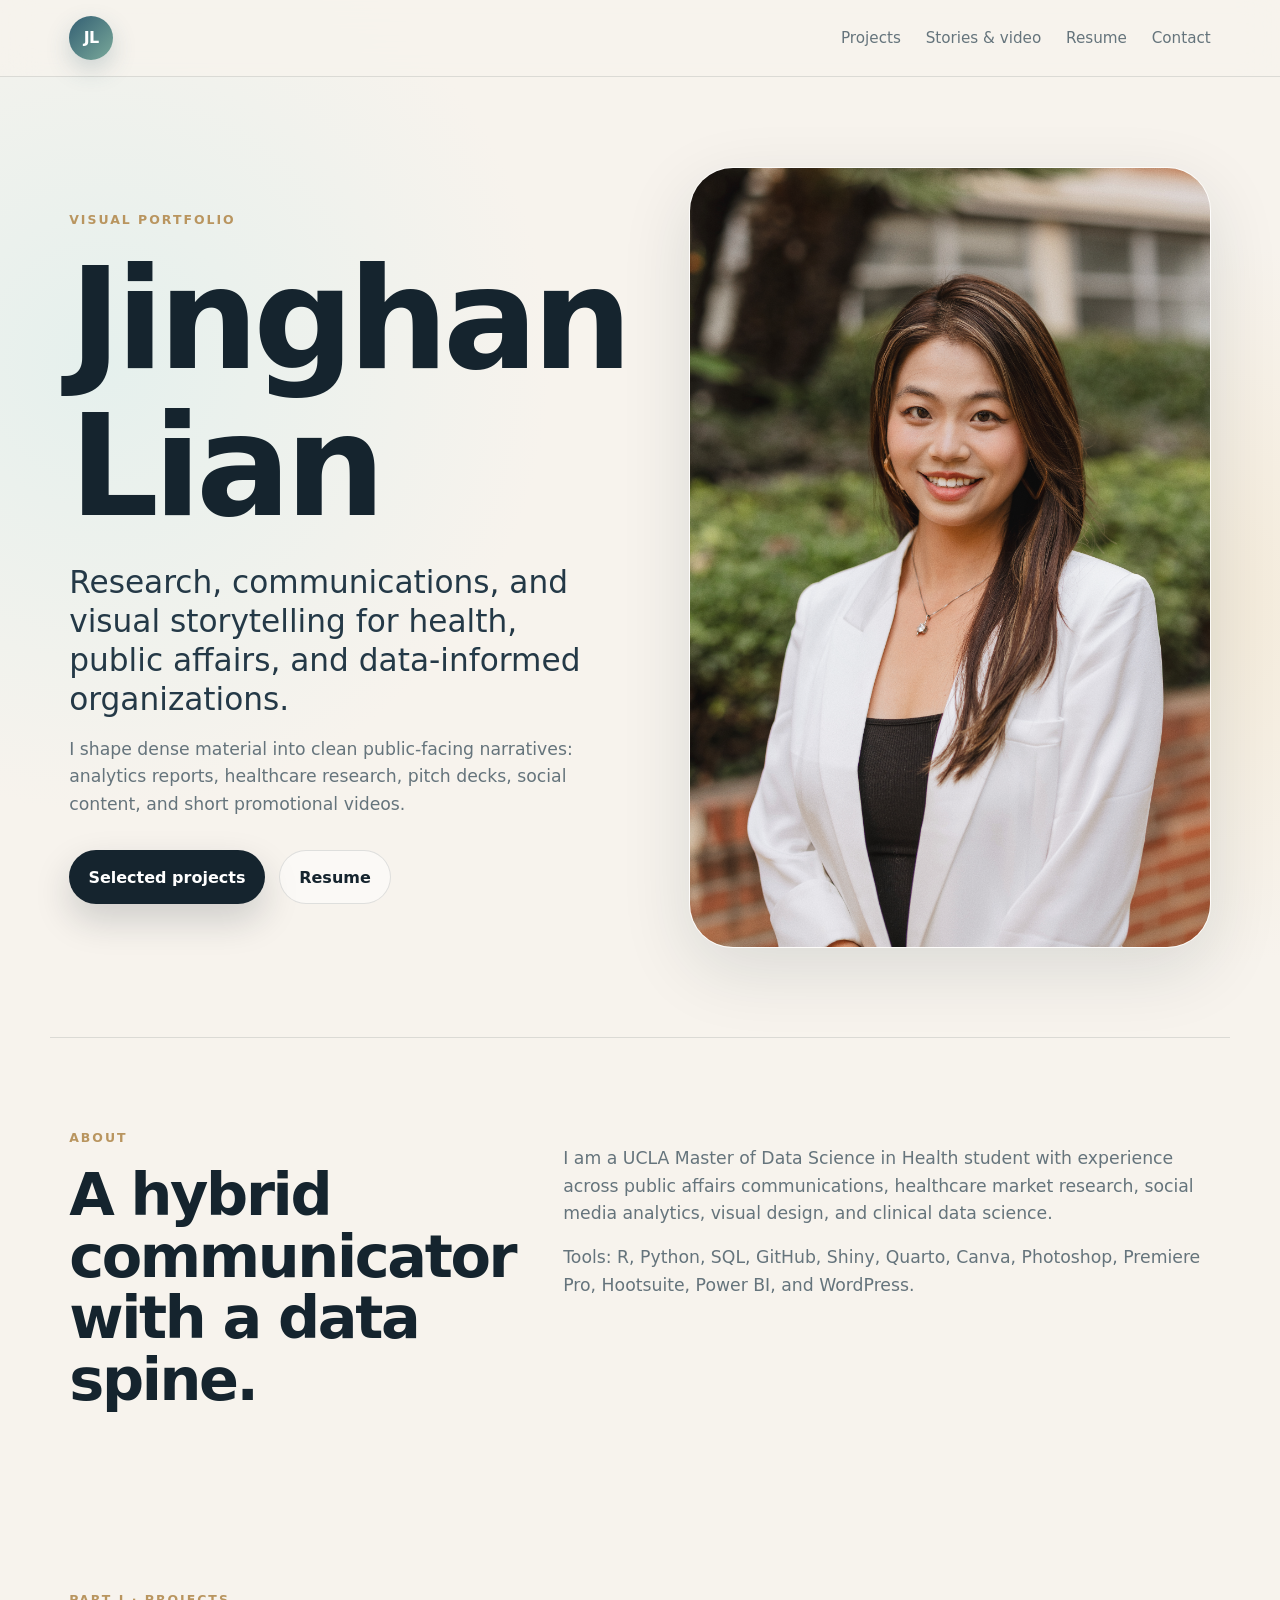
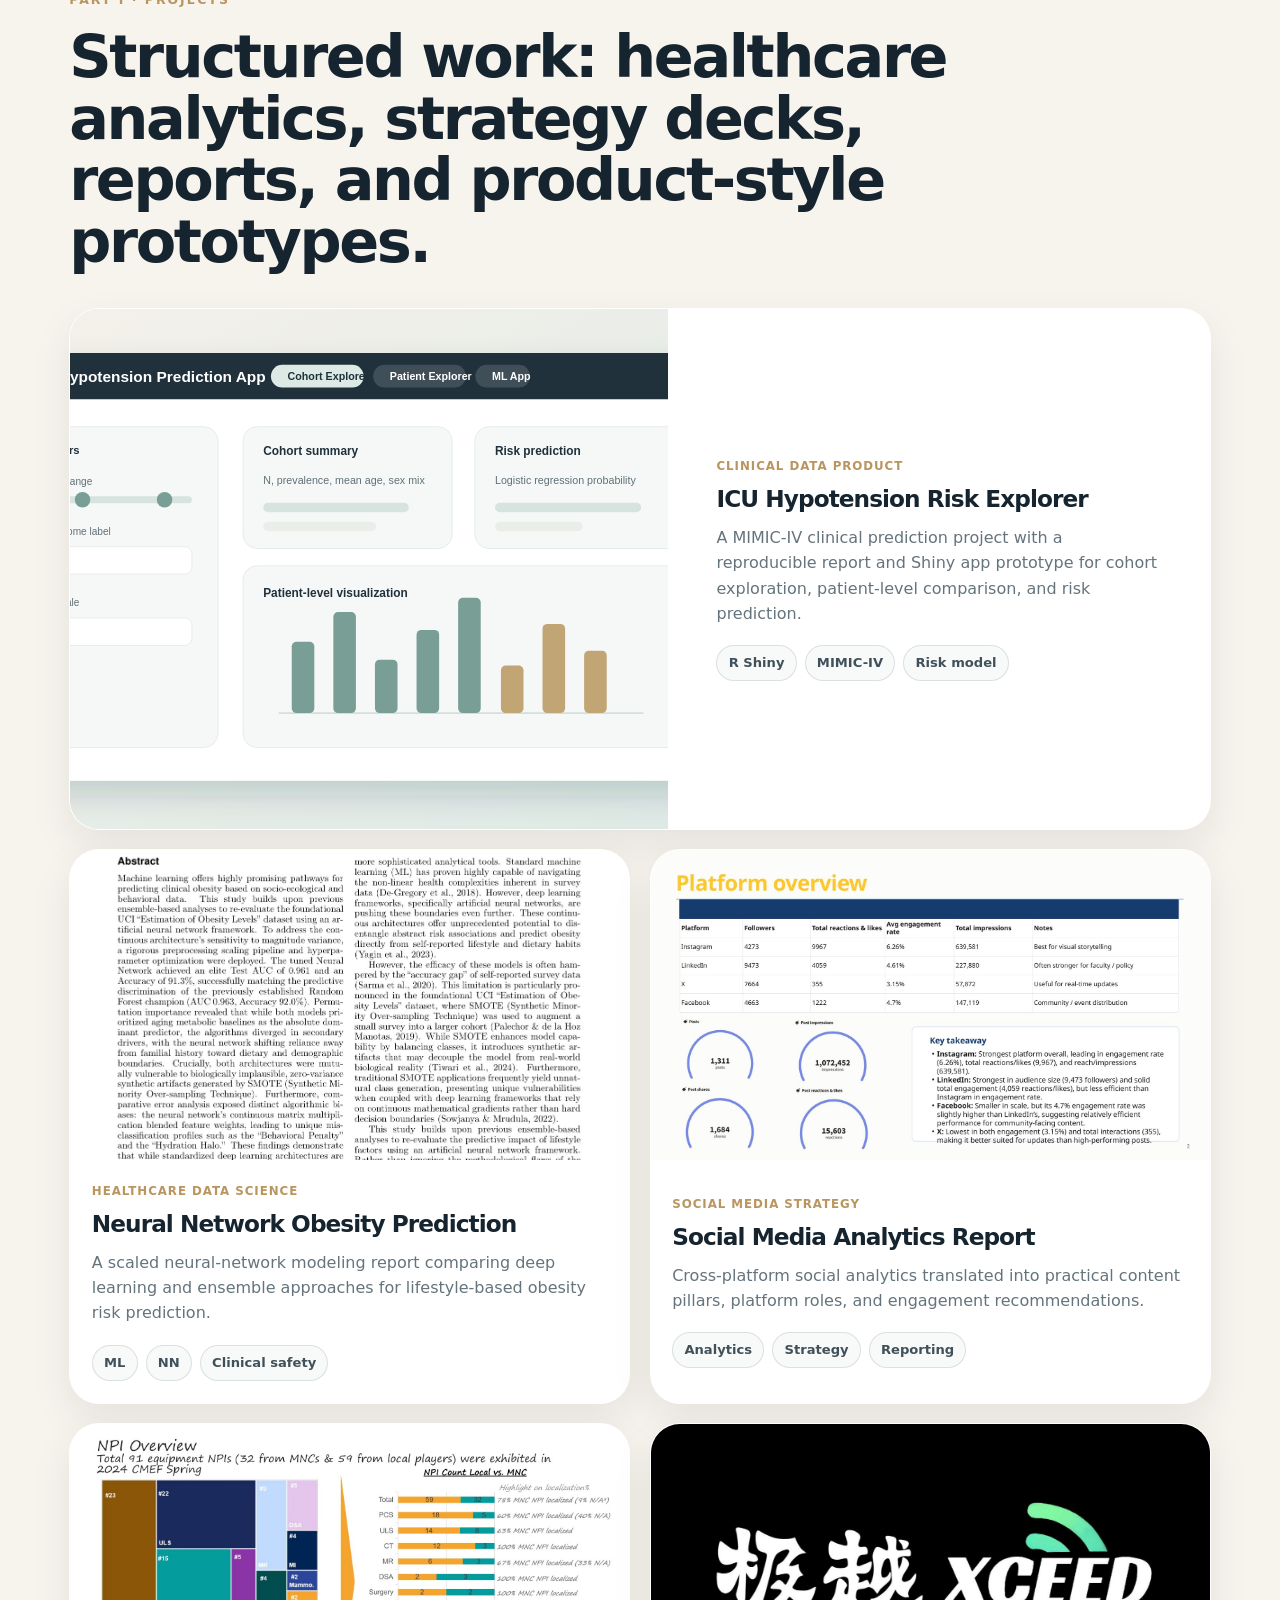
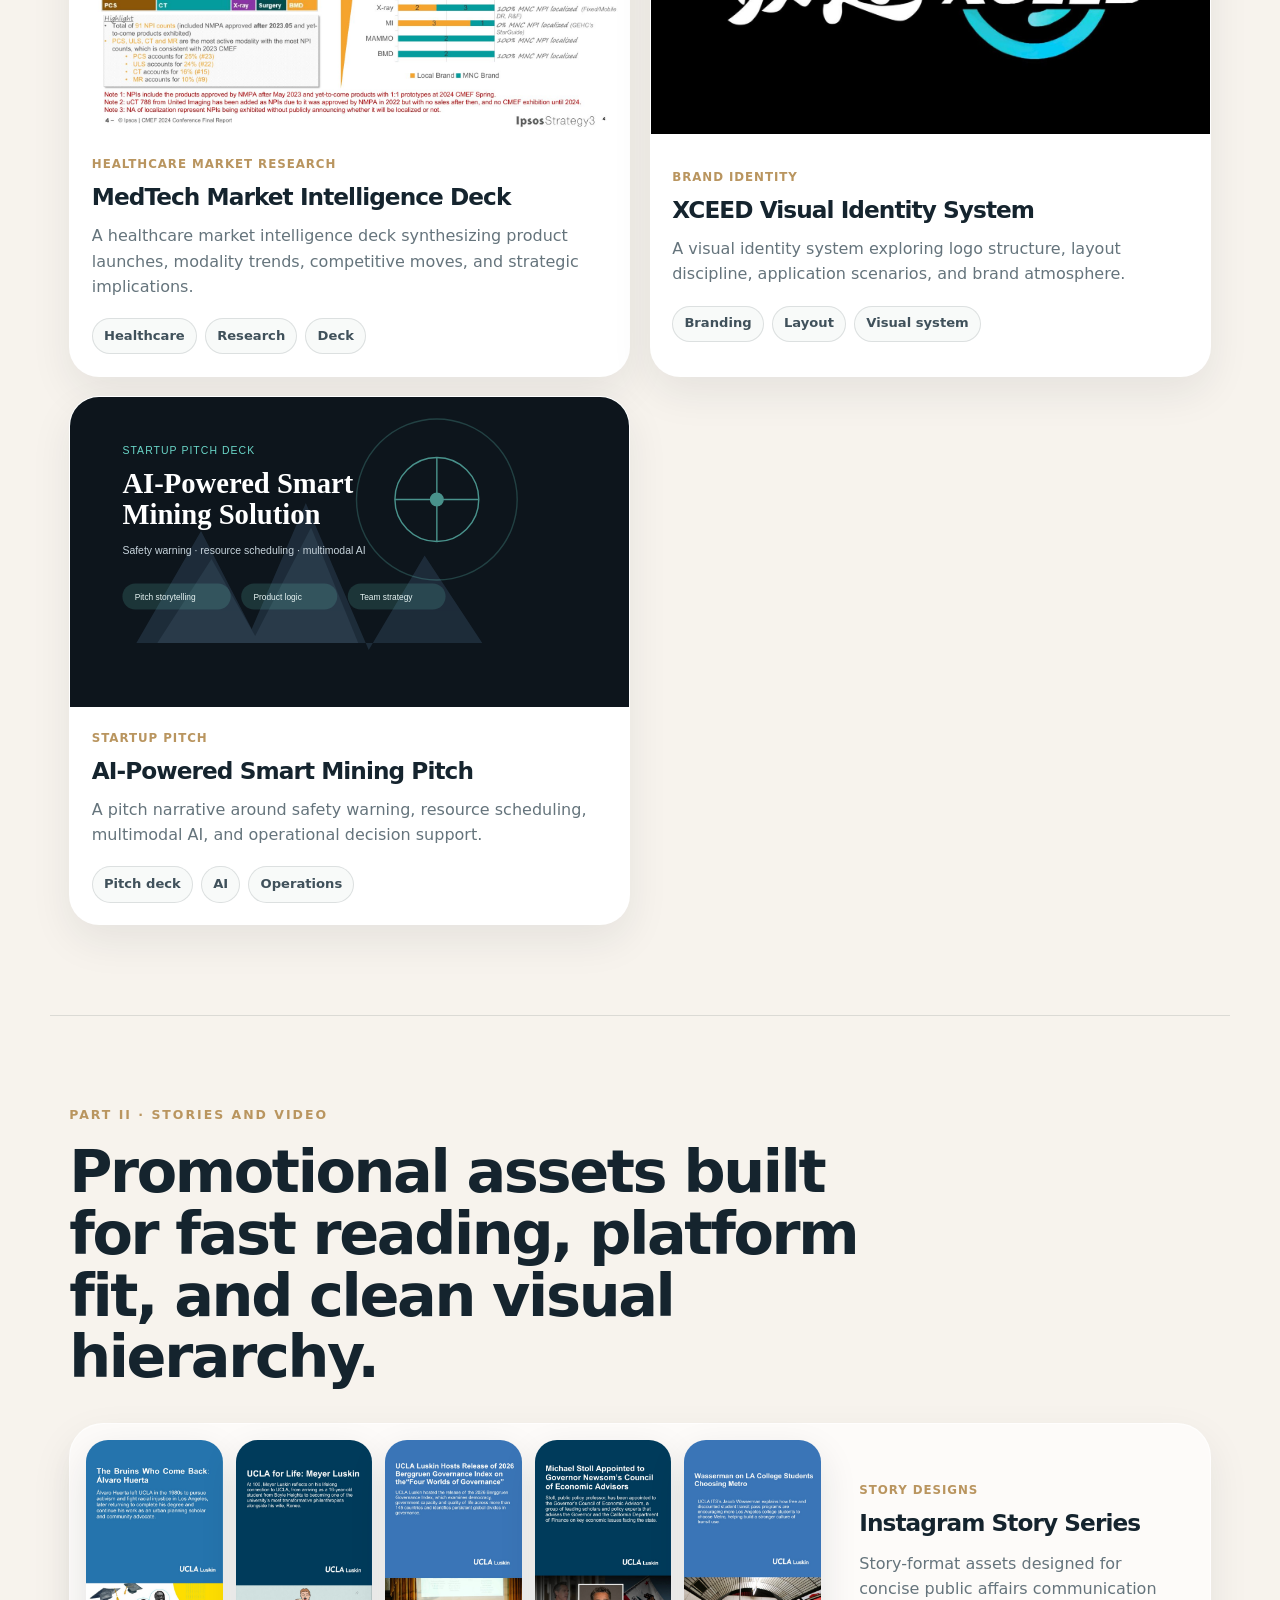
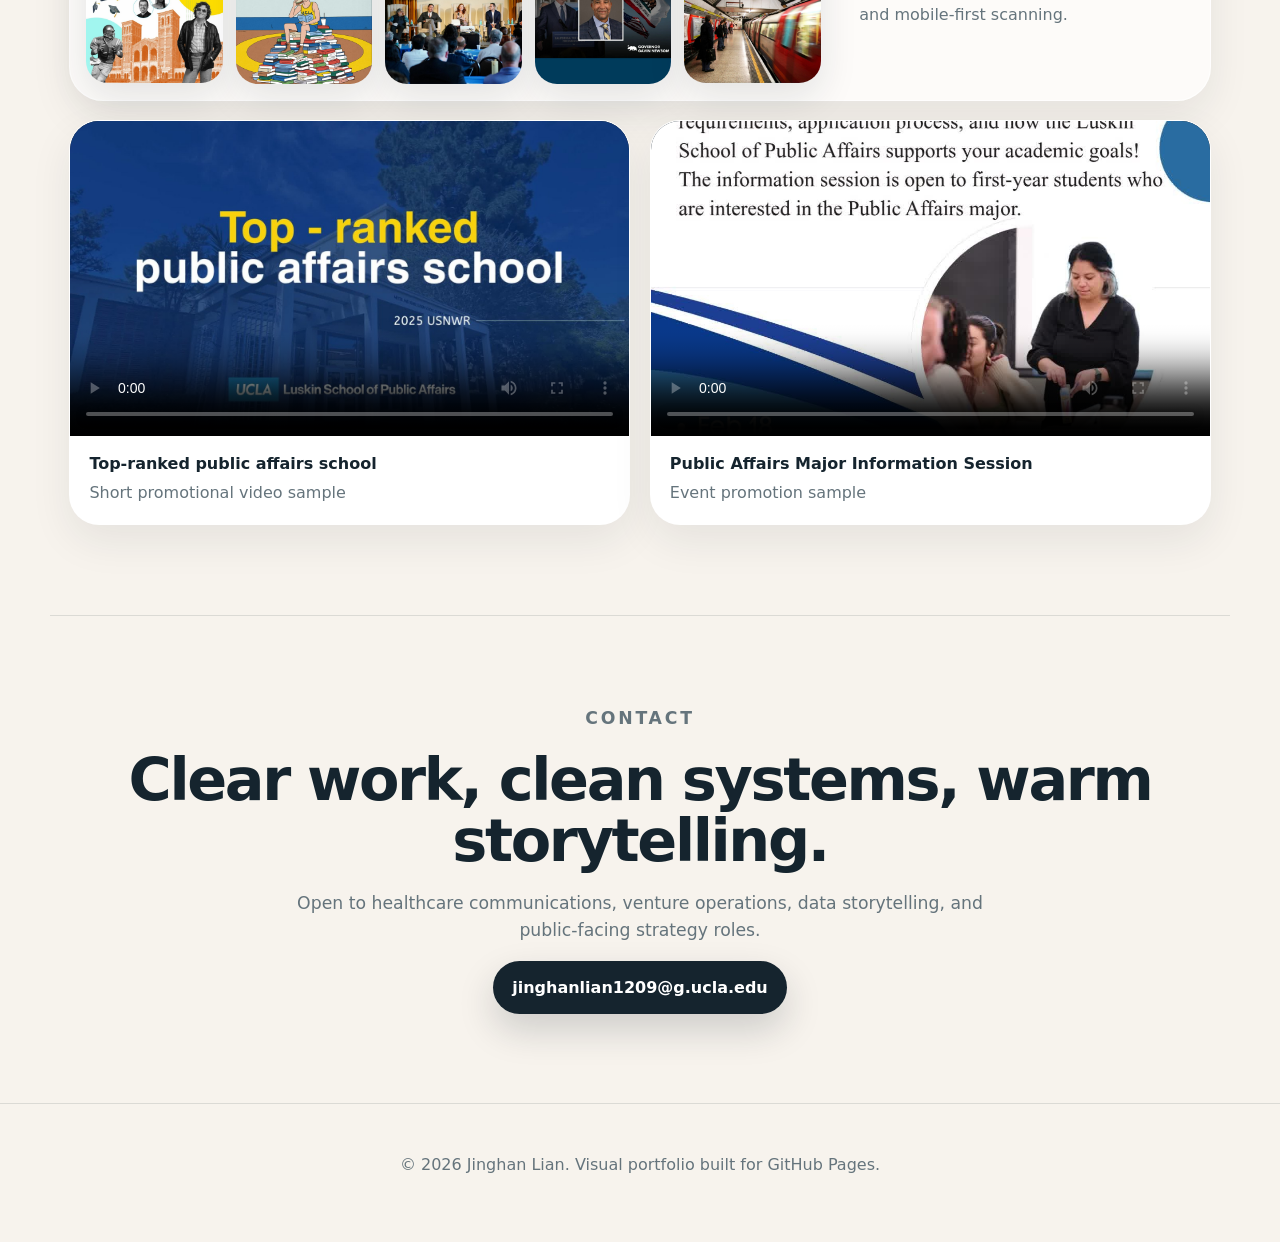
<file: index.html>
<!doctype html>
<html lang="en">
<head>
  <meta charset="utf-8" />
  <meta name="viewport" content="width=device-width, initial-scale=1" />
  <meta name="description" content="Jinghan Lian visual portfolio" />
  <title>Jinghan Lian | Visual Portfolio</title>
  <link rel="stylesheet" href="style.css" />
</head>
<body>
  <header class="site-header">
  <nav class="nav" aria-label="Primary navigation">
    <a class="brand" href="index.html#top">JL</a>
    <div class="nav-links">
      <a href="index.html#projects">Projects</a>
      <a href="index.html#media">Stories & video</a>
      <a href="resume.html">Resume</a>
      <a href="mailto:jinghanlian1209@g.ucla.edu">Contact</a>
    </div>
  </nav>
</header>
  <main id="top">
  <section class="hero section-pad">
    <div class="hero-copy">
      <p class="eyebrow">Visual portfolio</p>
      <h1>Jinghan Lian</h1>
      <p class="hero-subtitle">Research, communications, and visual storytelling for health, public affairs, and data-informed organizations.</p>
      <p class="hero-body">I shape dense material into clean public-facing narratives: analytics reports, healthcare research, pitch decks, social content, and short promotional videos.</p>
      <div class="hero-actions">
        <a class="button primary" href="#projects">Selected projects</a>
        <a class="button ghost" href="resume.html">Resume</a>
      </div>
    </div>
    <div class="hero-card hero-visual hero-photo-card" aria-label="Jinghan Lian portrait">
      <img src="assets/images/jinghan-headshot.jpg" alt="Portrait of Jinghan Lian" class="hero-photo" />
    </div>
  </section>

  <section class="section-pad intro-grid" id="about">
    <div>
      <p class="eyebrow">About</p>
      <h2>A hybrid communicator with a data spine.</h2>
    </div>
    <div class="intro-copy">
      <p>I am a UCLA Master of Data Science in Health student with experience across public affairs communications, healthcare market research, social media analytics, visual design, and clinical data science.</p>
      <p class="muted">Tools: R, Python, SQL, GitHub, Shiny, Quarto, Canva, Photoshop, Premiere Pro, Hootsuite, Power BI, and WordPress.</p>
    </div>
  </section>

  <section class="section-pad" id="projects">
    <div class="section-heading">
      <p class="eyebrow">Part I · Projects</p>
      <h2>Structured work: healthcare analytics, strategy decks, reports, and product-style prototypes.</h2>
    </div>
    <div class="work-grid">
      <a class="project-card large" href="projects/icu-hypotension.html" aria-label="Open ICU Hypotension Risk Explorer">
      <img src="assets/images/shiny-app-preview.svg" alt="ICU Hypotension Risk Explorer preview" />
      <div class="project-content">
        <p class="project-type">Clinical data product</p>
        <h3>ICU Hypotension Risk Explorer</h3>
        <p>A MIMIC-IV clinical prediction project with a reproducible report and Shiny app prototype for cohort exploration, patient-level comparison, and risk prediction.</p>
        <ul class="tags"><li>R Shiny</li><li>MIMIC-IV</li><li>Risk model</li></ul>
      </div>
    </a><a class="project-card" href="projects/obesity-neural-network.html" aria-label="Open Neural Network Obesity Prediction">
      <img src="assets/images/obesity-nn-1.jpg" alt="Neural Network Obesity Prediction preview" />
      <div class="project-content">
        <p class="project-type">Healthcare data science</p>
        <h3>Neural Network Obesity Prediction</h3>
        <p>A scaled neural-network modeling report comparing deep learning and ensemble approaches for lifestyle-based obesity risk prediction.</p>
        <ul class="tags"><li>ML</li><li>NN</li><li>Clinical safety</li></ul>
      </div>
    </a><a class="project-card" href="projects/social-media.html" aria-label="Open Social Media Analytics Report">
      <img src="assets/images/social-report-2.jpg" alt="Social Media Analytics Report preview" />
      <div class="project-content">
        <p class="project-type">Social media strategy</p>
        <h3>Social Media Analytics Report</h3>
        <p>Cross-platform social analytics translated into practical content pillars, platform roles, and engagement recommendations.</p>
        <ul class="tags"><li>Analytics</li><li>Strategy</li><li>Reporting</li></ul>
      </div>
    </a><a class="project-card" href="projects/medtech-intelligence.html" aria-label="Open MedTech Market Intelligence Deck">
      <img src="assets/images/cmef-04.jpg" alt="MedTech Market Intelligence Deck preview" />
      <div class="project-content">
        <p class="project-type">Healthcare market research</p>
        <h3>MedTech Market Intelligence Deck</h3>
        <p>A healthcare market intelligence deck synthesizing product launches, modality trends, competitive moves, and strategic implications.</p>
        <ul class="tags"><li>Healthcare</li><li>Research</li><li>Deck</li></ul>
      </div>
    </a><a class="project-card" href="projects/brand-system.html" aria-label="Open XCEED Visual Identity System">
      <img src="assets/images/thumb-brand.jpg" alt="XCEED Visual Identity System preview" />
      <div class="project-content">
        <p class="project-type">Brand identity</p>
        <h3>XCEED Visual Identity System</h3>
        <p>A visual identity system exploring logo structure, layout discipline, application scenarios, and brand atmosphere.</p>
        <ul class="tags"><li>Branding</li><li>Layout</li><li>Visual system</li></ul>
      </div>
    </a><a class="project-card" href="projects/smart-mining.html" aria-label="Open AI-Powered Smart Mining Pitch">
      <img src="assets/images/smart-mining-pitch.svg" alt="AI-Powered Smart Mining Pitch preview" />
      <div class="project-content">
        <p class="project-type">Startup pitch</p>
        <h3>AI-Powered Smart Mining Pitch</h3>
        <p>A pitch narrative around safety warning, resource scheduling, multimodal AI, and operational decision support.</p>
        <ul class="tags"><li>Pitch deck</li><li>AI</li><li>Operations</li></ul>
      </div>
    </a>
    </div>
  </section>

  <section class="section-pad media-section" id="media">
    <div class="section-heading narrow">
      <p class="eyebrow">Part II · Stories and video</p>
      <h2>Promotional assets built for fast reading, platform fit, and clean visual hierarchy.</h2>
    </div>
    <a class="media-link-card" href="projects/media-samples.html">
      <div class="story-strip" aria-label="Instagram story design samples">
        <img src="assets/images/story-1.jpg" alt="Instagram story sample 1" />
        <img src="assets/images/story-2.jpg" alt="Instagram story sample 2" />
        <img src="assets/images/story-3.jpg" alt="Instagram story sample 3" />
        <img src="assets/images/story-4.jpg" alt="Instagram story sample 4" />
        <img src="assets/images/story-5.jpg" alt="Instagram story sample 5" />
      </div>
      <div class="media-caption">
        <p class="project-type">Story designs</p>
        <h3>Instagram Story Series</h3>
        <p>Story-format assets designed for concise public affairs communication and mobile-first scanning.</p>
      </div>
    </a>

    <div class="video-grid">
      <figure class="video-card">
        <video controls preload="metadata" poster="assets/images/top-ranked-policy-school-poster.jpg">
          <source src="assets/videos/top-ranked-policy-school.mp4" type="video/mp4" />
        </video>
        <figcaption><strong>Top-ranked public affairs school</strong><span>Short promotional video sample</span></figcaption>
      </figure>
      <figure class="video-card">
        <video controls preload="metadata" poster="assets/images/public-affairs-info-session-poster.jpg">
          <source src="assets/videos/public-affairs-info-session.mp4" type="video/mp4" />
        </video>
        <figcaption><strong>Public Affairs Major Information Session</strong><span>Event promotion sample</span></figcaption>
      </figure>
    </div>
  </section>

  <section class="section-pad contact" id="contact">
    <p class="eyebrow">Contact</p>
    <h2>Clear work, clean systems, warm storytelling.</h2>
    <p>Open to healthcare communications, venture operations, data storytelling, and public-facing strategy roles.</p>
    <a class="button primary" href="mailto:jinghanlian1209@g.ucla.edu">jinghanlian1209@g.ucla.edu</a>
  </section>
</main>
  <footer class="footer"><p>© 2026 Jinghan Lian. Visual portfolio built for GitHub Pages.</p></footer>
</body>
</html>
</file>
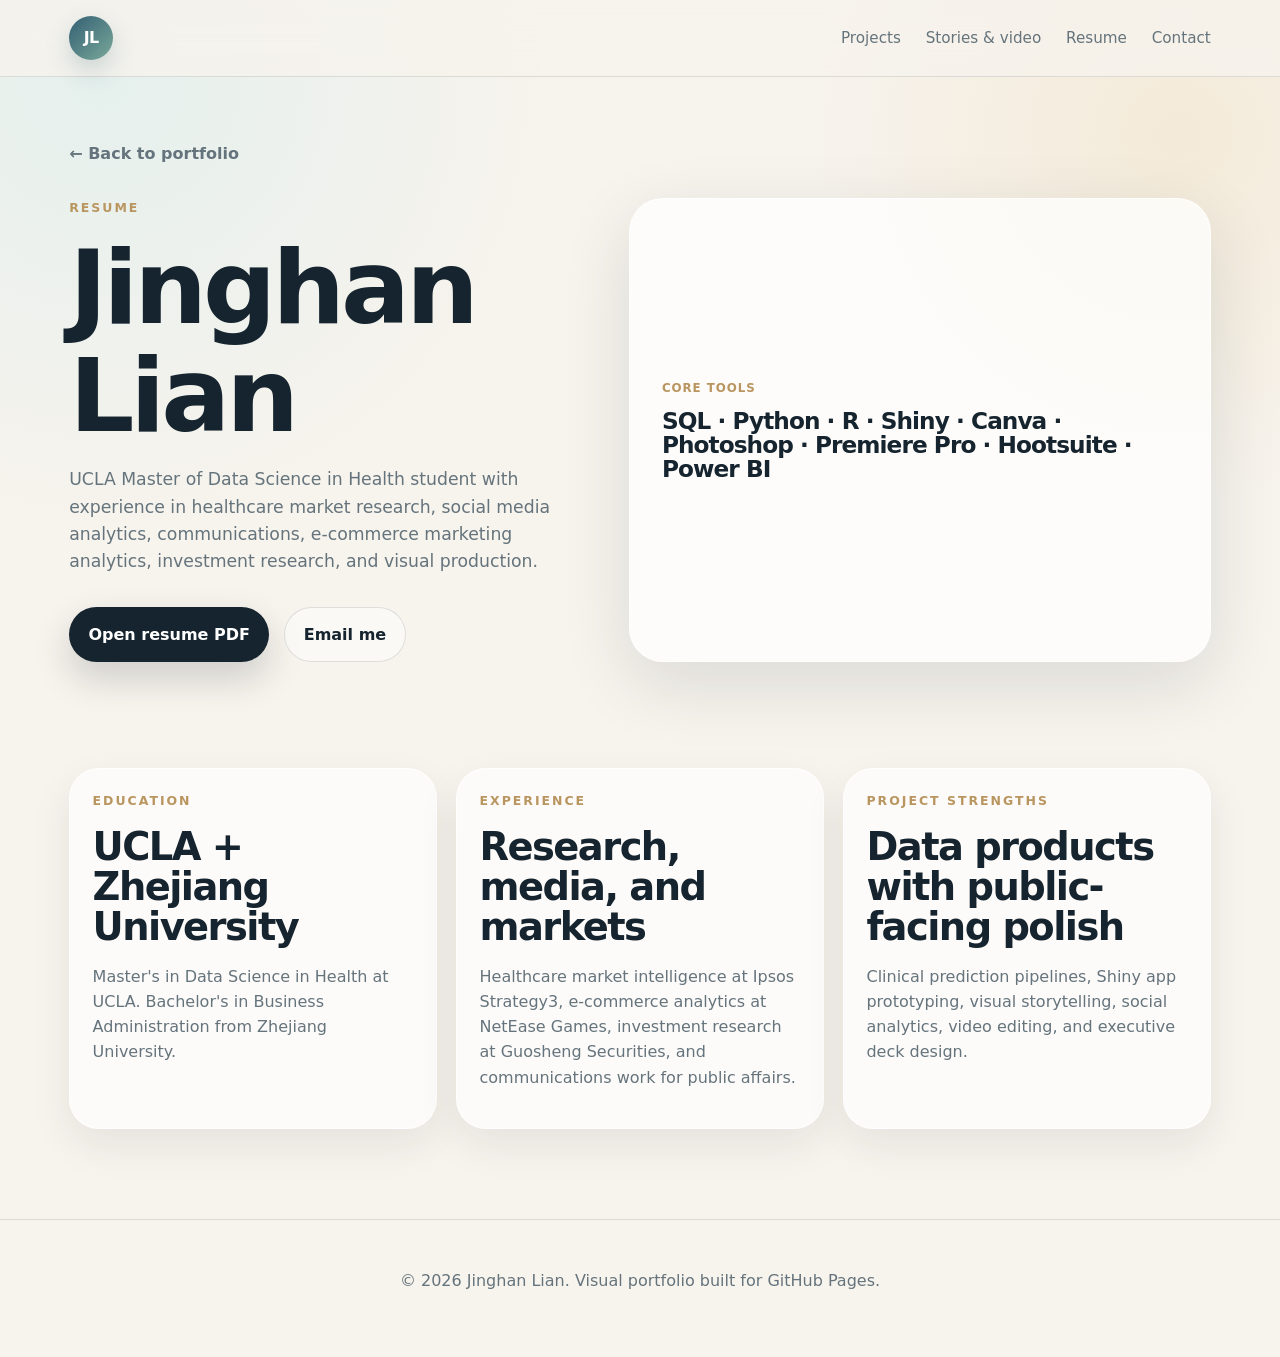
<file: resume.html>
<!doctype html>
<html lang="en">
<head>
  <meta charset="utf-8" />
  <meta name="viewport" content="width=device-width, initial-scale=1" />
  <meta name="description" content="Jinghan Lian visual portfolio" />
  <title>Resume | Jinghan Lian</title>
  <link rel="stylesheet" href="style.css" />
</head>
<body>
  <header class="site-header">
  <nav class="nav" aria-label="Primary navigation">
    <a class="brand" href="index.html#top">JL</a>
    <div class="nav-links">
      <a href="index.html#projects">Projects</a>
      <a href="index.html#media">Stories & video</a>
      <a href="resume.html">Resume</a>
      <a href="mailto:jinghanlian1209@g.ucla.edu">Contact</a>
    </div>
  </nav>
</header>
  <main class="project-main">
  <section class="project-hero section-pad resume-hero">
    <a class="back-link" href="index.html#top">← Back to portfolio</a>
    <div class="project-hero-grid">
      <div>
        <p class="eyebrow">Resume</p>
        <h1>Jinghan Lian</h1>
        <p class="hero-body">UCLA Master of Data Science in Health student with experience in healthcare market research, social media analytics, communications, e-commerce marketing analytics, investment research, and visual production.</p>
        <div class="hero-actions"><a class="button primary" href="assets/docs/Jinghan_Lian_Resume.pdf" target="_blank" rel="noopener">Open resume PDF</a><a class="button ghost" href="mailto:jinghanlian1209@g.ucla.edu">Email me</a></div>
      </div>
      <div class="resume-card"><p class="project-type">Core tools</p><h3>SQL · Python · R · Shiny · Canva · Photoshop · Premiere Pro · Hootsuite · Power BI</h3></div>
    </div>
  </section>
  <section class="section-pad resume-grid">
    <article><p class="eyebrow">Education</p><h2>UCLA + Zhejiang University</h2><p>Master's in Data Science in Health at UCLA. Bachelor's in Business Administration from Zhejiang University.</p></article>
    <article><p class="eyebrow">Experience</p><h2>Research, media, and markets</h2><p>Healthcare market intelligence at Ipsos Strategy3, e-commerce analytics at NetEase Games, investment research at Guosheng Securities, and communications work for public affairs.</p></article>
    <article><p class="eyebrow">Project strengths</p><h2>Data products with public-facing polish</h2><p>Clinical prediction pipelines, Shiny app prototyping, visual storytelling, social analytics, video editing, and executive deck design.</p></article>
  </section>
</main>
  <footer class="footer"><p>© 2026 Jinghan Lian. Visual portfolio built for GitHub Pages.</p></footer>
</body>
</html>
</file>
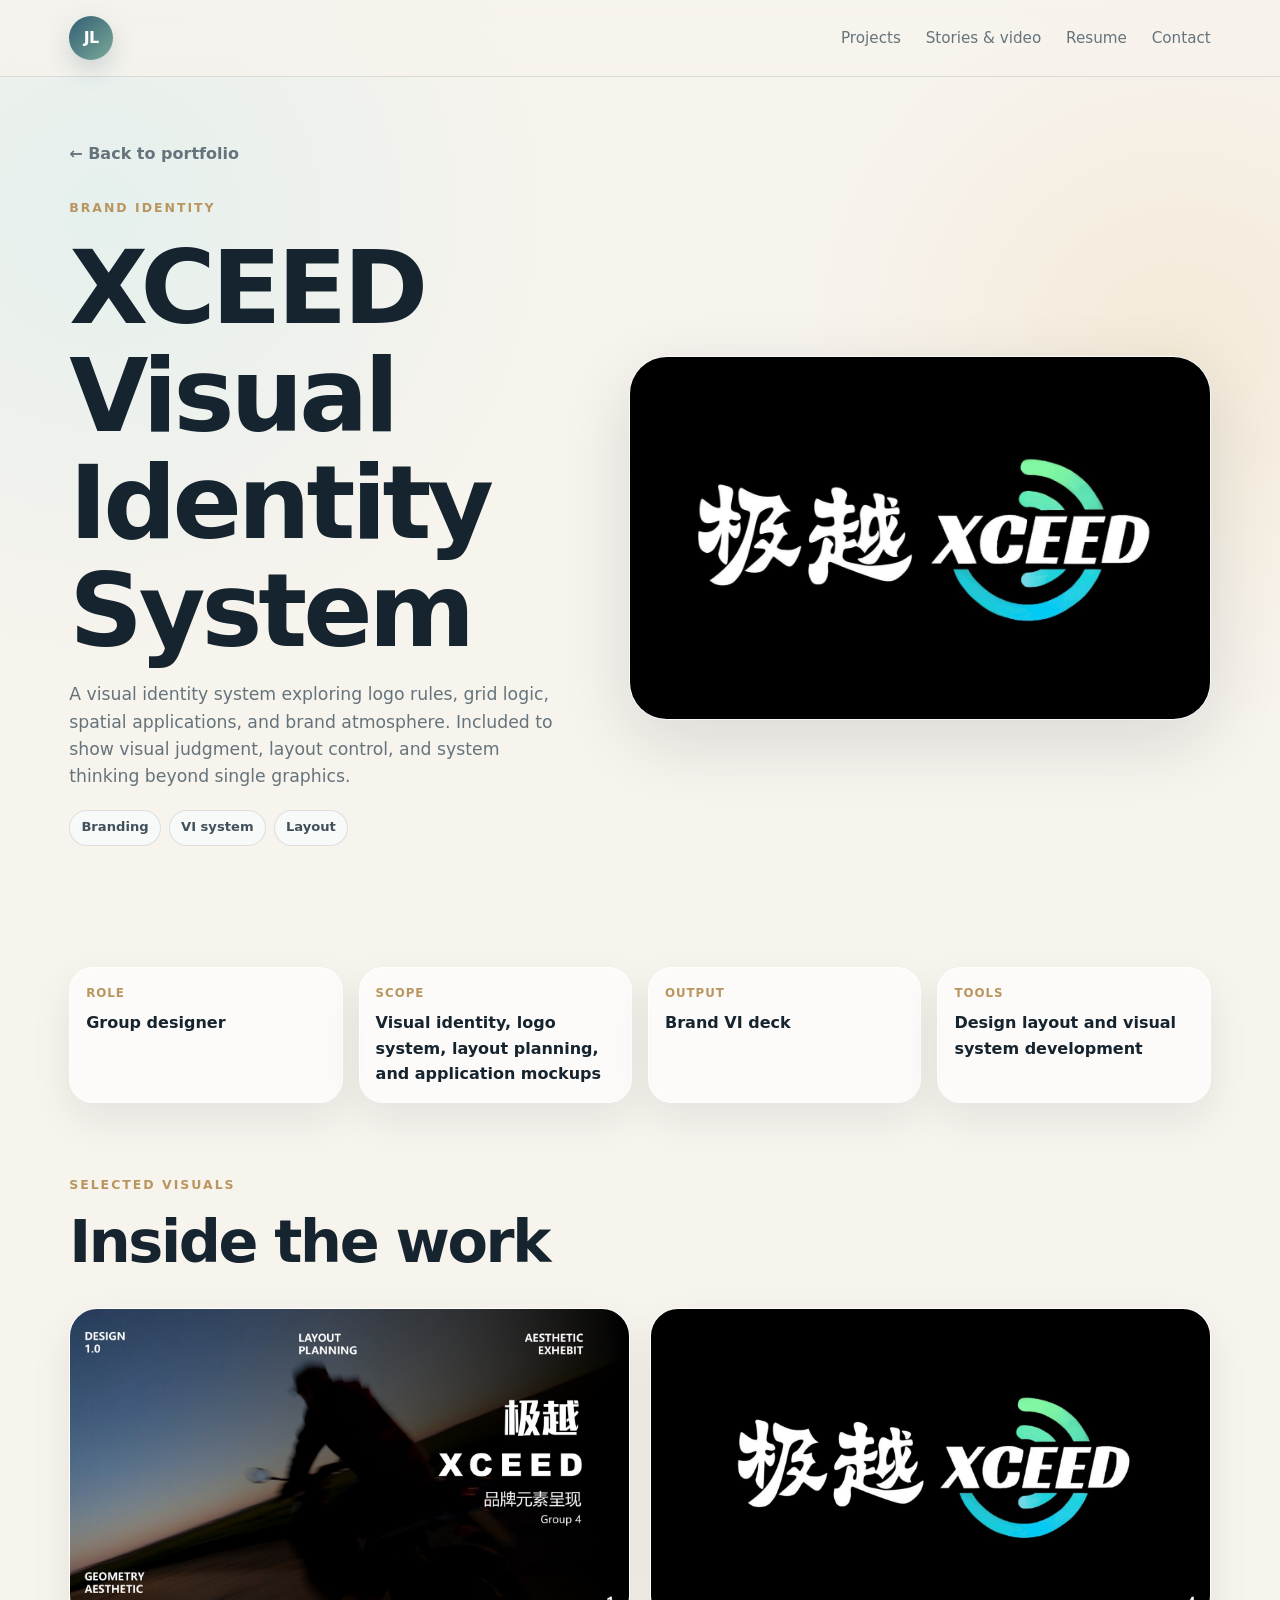
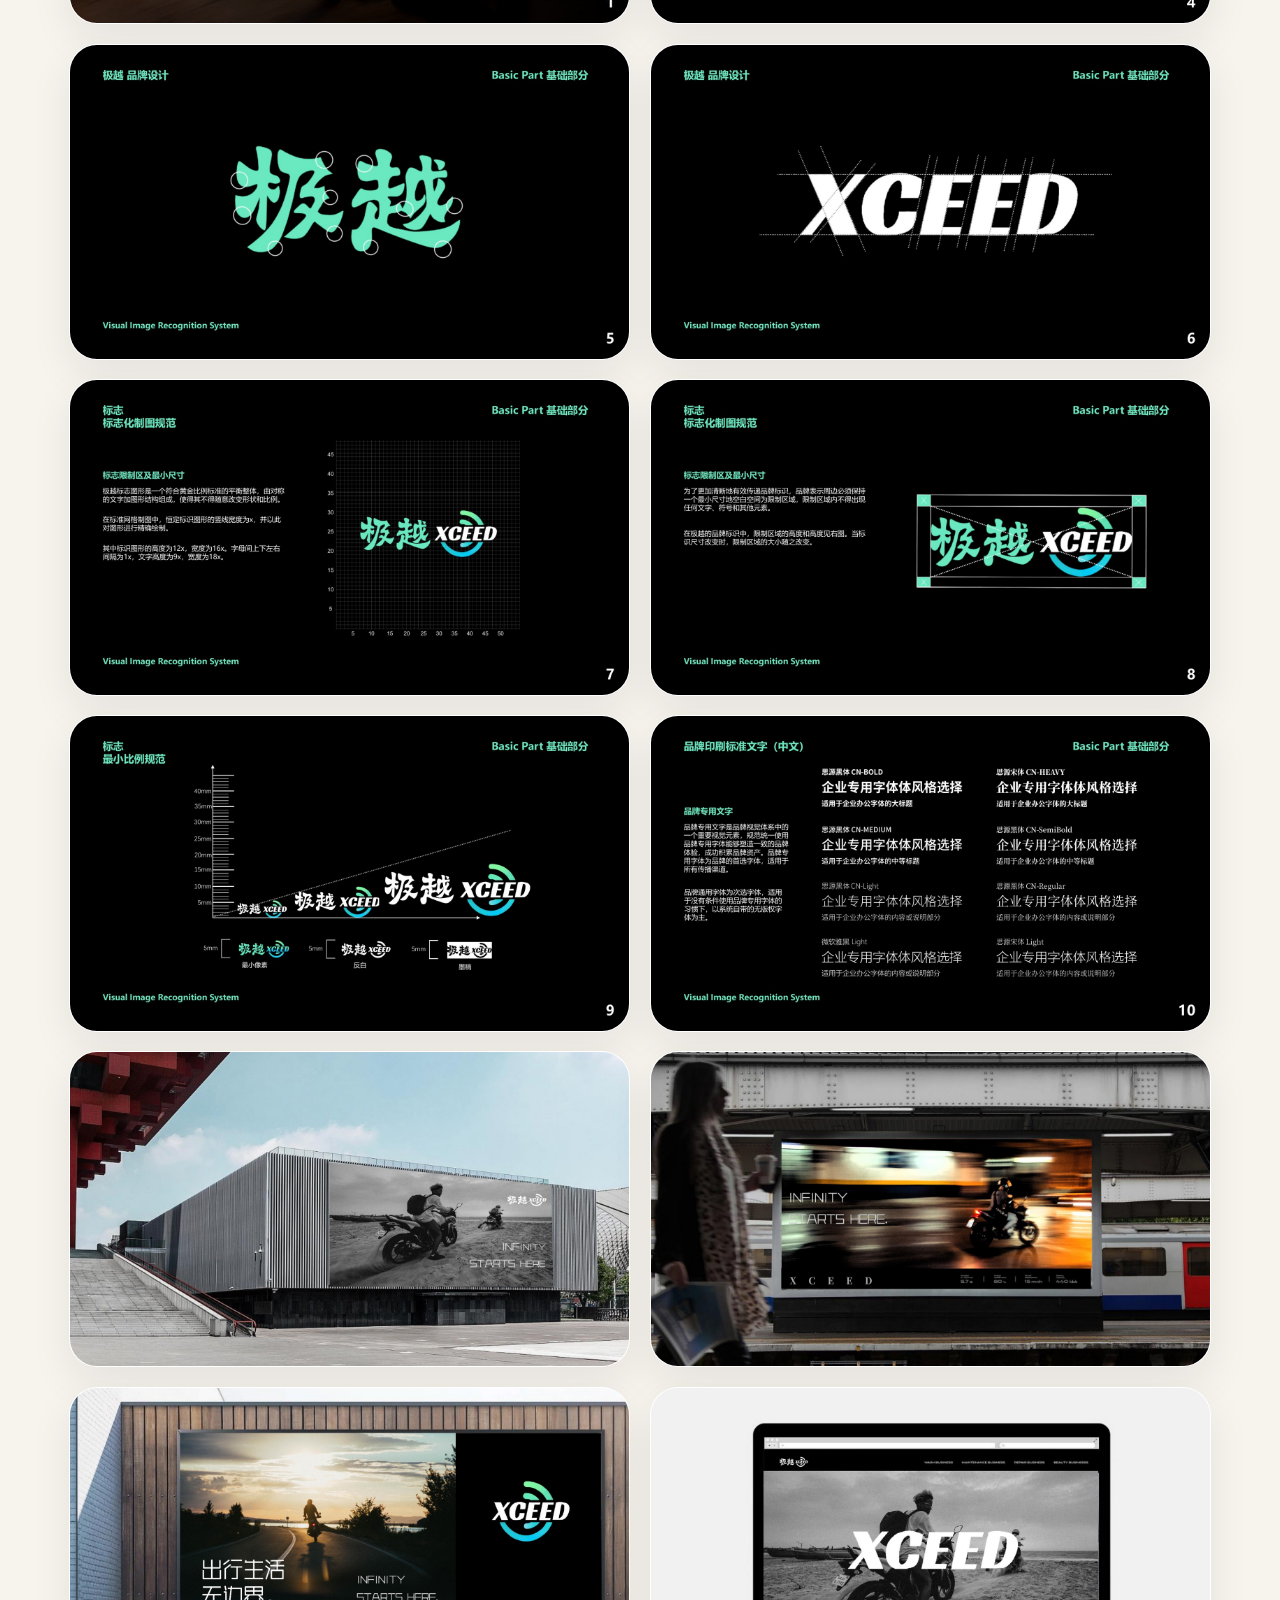
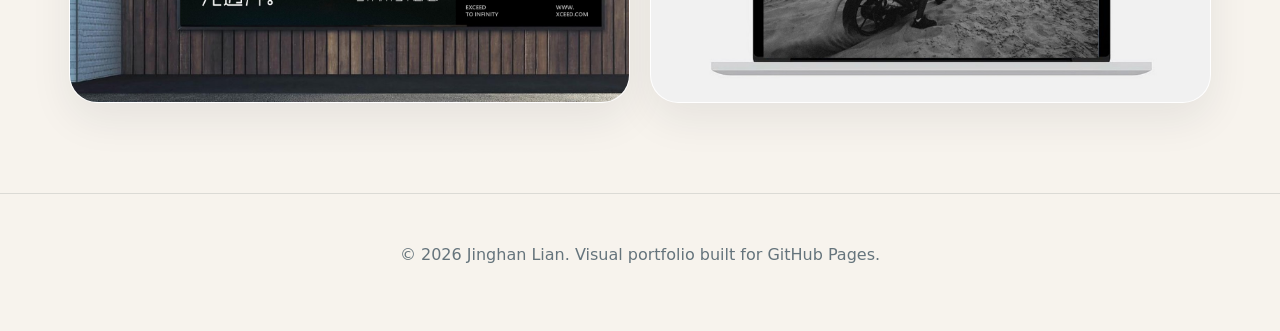
<file: projects/brand-system.html>
<!doctype html>
<html lang="en">
<head>
  <meta charset="utf-8" />
  <meta name="viewport" content="width=device-width, initial-scale=1" />
  <meta name="description" content="Jinghan Lian visual portfolio" />
  <title>XCEED Visual Identity System | Jinghan Lian</title>
  <link rel="stylesheet" href="../style.css" />
</head>
<body>
  <header class="site-header">
  <nav class="nav" aria-label="Primary navigation">
    <a class="brand" href="../index.html#top">JL</a>
    <div class="nav-links">
      <a href="../index.html#projects">Projects</a>
      <a href="../index.html#media">Stories & video</a>
      <a href="../resume.html">Resume</a>
      <a href="mailto:jinghanlian1209@g.ucla.edu">Contact</a>
    </div>
  </nav>
</header>
  <main class="project-main">
      <section class="project-hero section-pad">
        <a class="back-link" href="../index.html#projects">← Back to portfolio</a>
        <div class="project-hero-grid">
          <div>
            <p class="eyebrow">Brand identity</p>
            <h1>XCEED Visual Identity System</h1>
            <p class="hero-body">A visual identity system exploring logo rules, grid logic, spatial applications, and brand atmosphere. Included to show visual judgment, layout control, and system thinking beyond single graphics.</p>
            <ul class="tags"><li>Branding</li><li>VI system</li><li>Layout</li></ul>
            <div class="hero-actions"></div>
            
          </div>
          <img class="project-hero-img" src="../assets/images/thumb-brand.jpg" alt="XCEED Visual Identity System visual preview" />
        </div>
      </section>
      <section class="section-pad project-details-wrap">
        <ul class="project-details"><li><strong>Role</strong><span>Group designer</span></li><li><strong>Scope</strong><span>Visual identity, logo system, layout planning, and application mockups</span></li><li><strong>Output</strong><span>Brand VI deck</span></li><li><strong>Tools</strong><span>Design layout and visual system development</span></li></ul>
      </section>
      <section class="section-pad project-gallery-section">
        <div class="section-heading narrow"><p class="eyebrow">Selected visuals</p><h2>Inside the work</h2></div>
        <div class="gallery"><img src="../assets/images/brand-01.jpg" alt="project visual" loading="lazy" /><img src="../assets/images/brand-04.jpg" alt="project visual" loading="lazy" /><img src="../assets/images/brand-05.jpg" alt="project visual" loading="lazy" /><img src="../assets/images/brand-06.jpg" alt="project visual" loading="lazy" /><img src="../assets/images/brand-07.jpg" alt="project visual" loading="lazy" /><img src="../assets/images/brand-08.jpg" alt="project visual" loading="lazy" /><img src="../assets/images/brand-09.jpg" alt="project visual" loading="lazy" /><img src="../assets/images/brand-10.jpg" alt="project visual" loading="lazy" /><img src="../assets/images/brand-20.jpg" alt="project visual" loading="lazy" /><img src="../assets/images/brand-21.jpg" alt="project visual" loading="lazy" /><img src="../assets/images/brand-22.jpg" alt="project visual" loading="lazy" /><img src="../assets/images/brand-23.jpg" alt="project visual" loading="lazy" /></div>
      </section>
    </main>
  <footer class="footer"><p>© 2026 Jinghan Lian. Visual portfolio built for GitHub Pages.</p></footer>
</body>
</html>
</file>
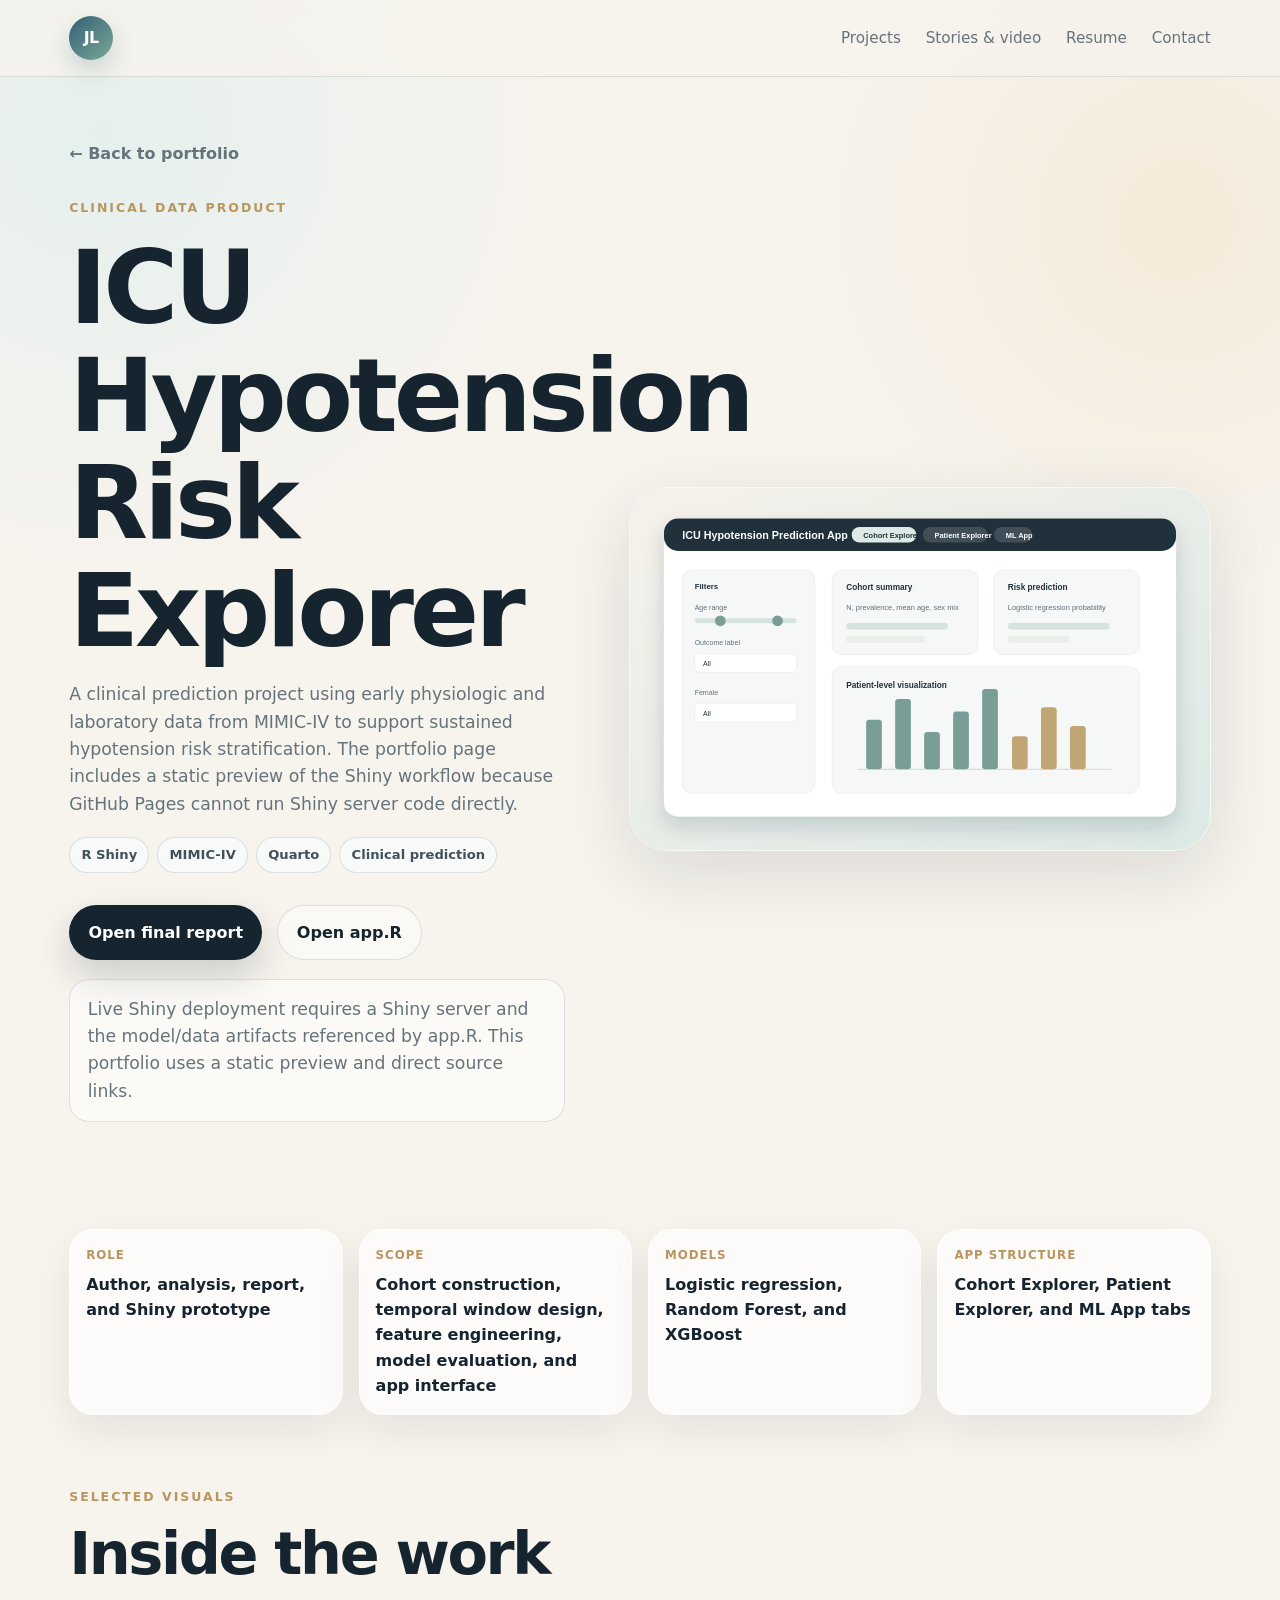
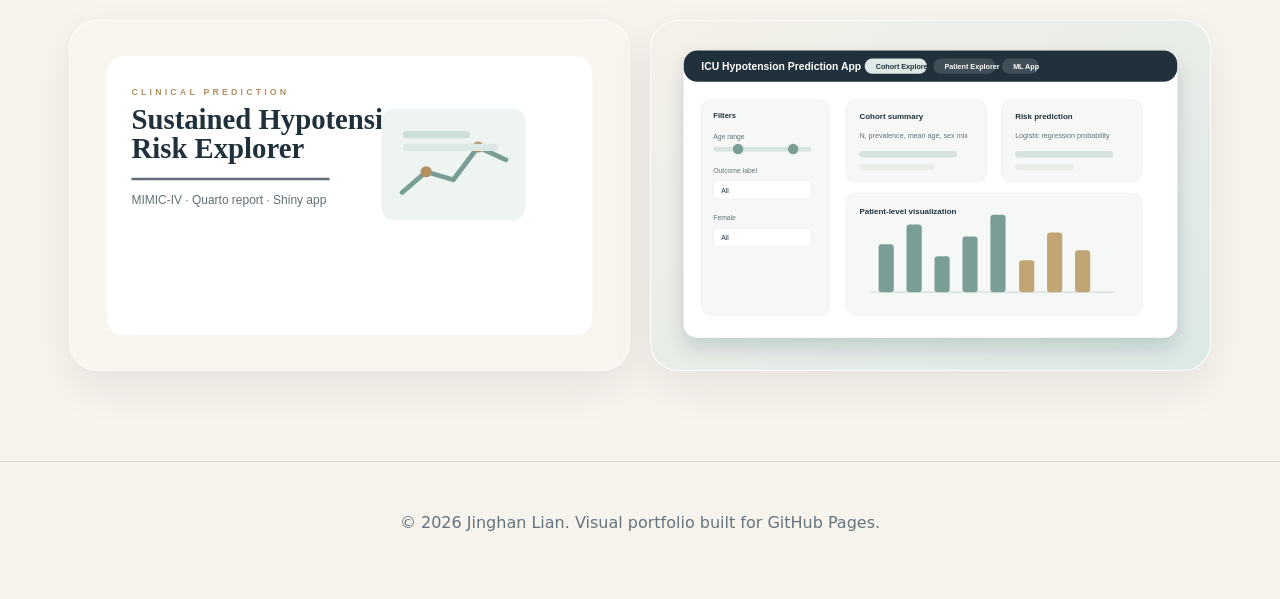
<file: projects/icu-hypotension.html>
<!doctype html>
<html lang="en">
<head>
  <meta charset="utf-8" />
  <meta name="viewport" content="width=device-width, initial-scale=1" />
  <meta name="description" content="Jinghan Lian visual portfolio" />
  <title>ICU Hypotension Risk Explorer | Jinghan Lian</title>
  <link rel="stylesheet" href="../style.css" />
</head>
<body>
  <header class="site-header">
  <nav class="nav" aria-label="Primary navigation">
    <a class="brand" href="../index.html#top">JL</a>
    <div class="nav-links">
      <a href="../index.html#projects">Projects</a>
      <a href="../index.html#media">Stories & video</a>
      <a href="../resume.html">Resume</a>
      <a href="mailto:jinghanlian1209@g.ucla.edu">Contact</a>
    </div>
  </nav>
</header>
  <main class="project-main">
      <section class="project-hero section-pad">
        <a class="back-link" href="../index.html#projects">← Back to portfolio</a>
        <div class="project-hero-grid">
          <div>
            <p class="eyebrow">Clinical data product</p>
            <h1>ICU Hypotension Risk Explorer</h1>
            <p class="hero-body">A clinical prediction project using early physiologic and laboratory data from MIMIC-IV to support sustained hypotension risk stratification. The portfolio page includes a static preview of the Shiny workflow because GitHub Pages cannot run Shiny server code directly.</p>
            <ul class="tags"><li>R Shiny</li><li>MIMIC-IV</li><li>Quarto</li><li>Clinical prediction</li></ul>
            <div class="hero-actions"><a class="button primary" href="https://github.com/jinghanlian1209/biostat-203b-2026-winter/blob/main/final_project/final_report.html" target="_blank" rel="noopener">Open final report</a><a class="button ghost" href="https://github.com/jinghanlian1209/biostat-203b-2026-winter/blob/main/final_project/app.R" target="_blank" rel="noopener">Open app.R</a></div>
            <p class="project-note">Live Shiny deployment requires a Shiny server and the model/data artifacts referenced by app.R. This portfolio uses a static preview and direct source links.</p>
          </div>
          <img class="project-hero-img" src="../assets/images/shiny-app-preview.svg" alt="ICU Hypotension Risk Explorer visual preview" />
        </div>
      </section>
      <section class="section-pad project-details-wrap">
        <ul class="project-details"><li><strong>Role</strong><span>Author, analysis, report, and Shiny prototype</span></li><li><strong>Scope</strong><span>Cohort construction, temporal window design, feature engineering, model evaluation, and app interface</span></li><li><strong>Models</strong><span>Logistic regression, Random Forest, and XGBoost</span></li><li><strong>App structure</strong><span>Cohort Explorer, Patient Explorer, and ML App tabs</span></li></ul>
      </section>
      <section class="section-pad project-gallery-section">
        <div class="section-heading narrow"><p class="eyebrow">Selected visuals</p><h2>Inside the work</h2></div>
        <div class="gallery"><img src="../assets/images/icu-report-card.svg" alt="project visual" loading="lazy" /><img src="../assets/images/shiny-app-preview.svg" alt="project visual" loading="lazy" /></div>
      </section>
    </main>
  <footer class="footer"><p>© 2026 Jinghan Lian. Visual portfolio built for GitHub Pages.</p></footer>
</body>
</html>
</file>
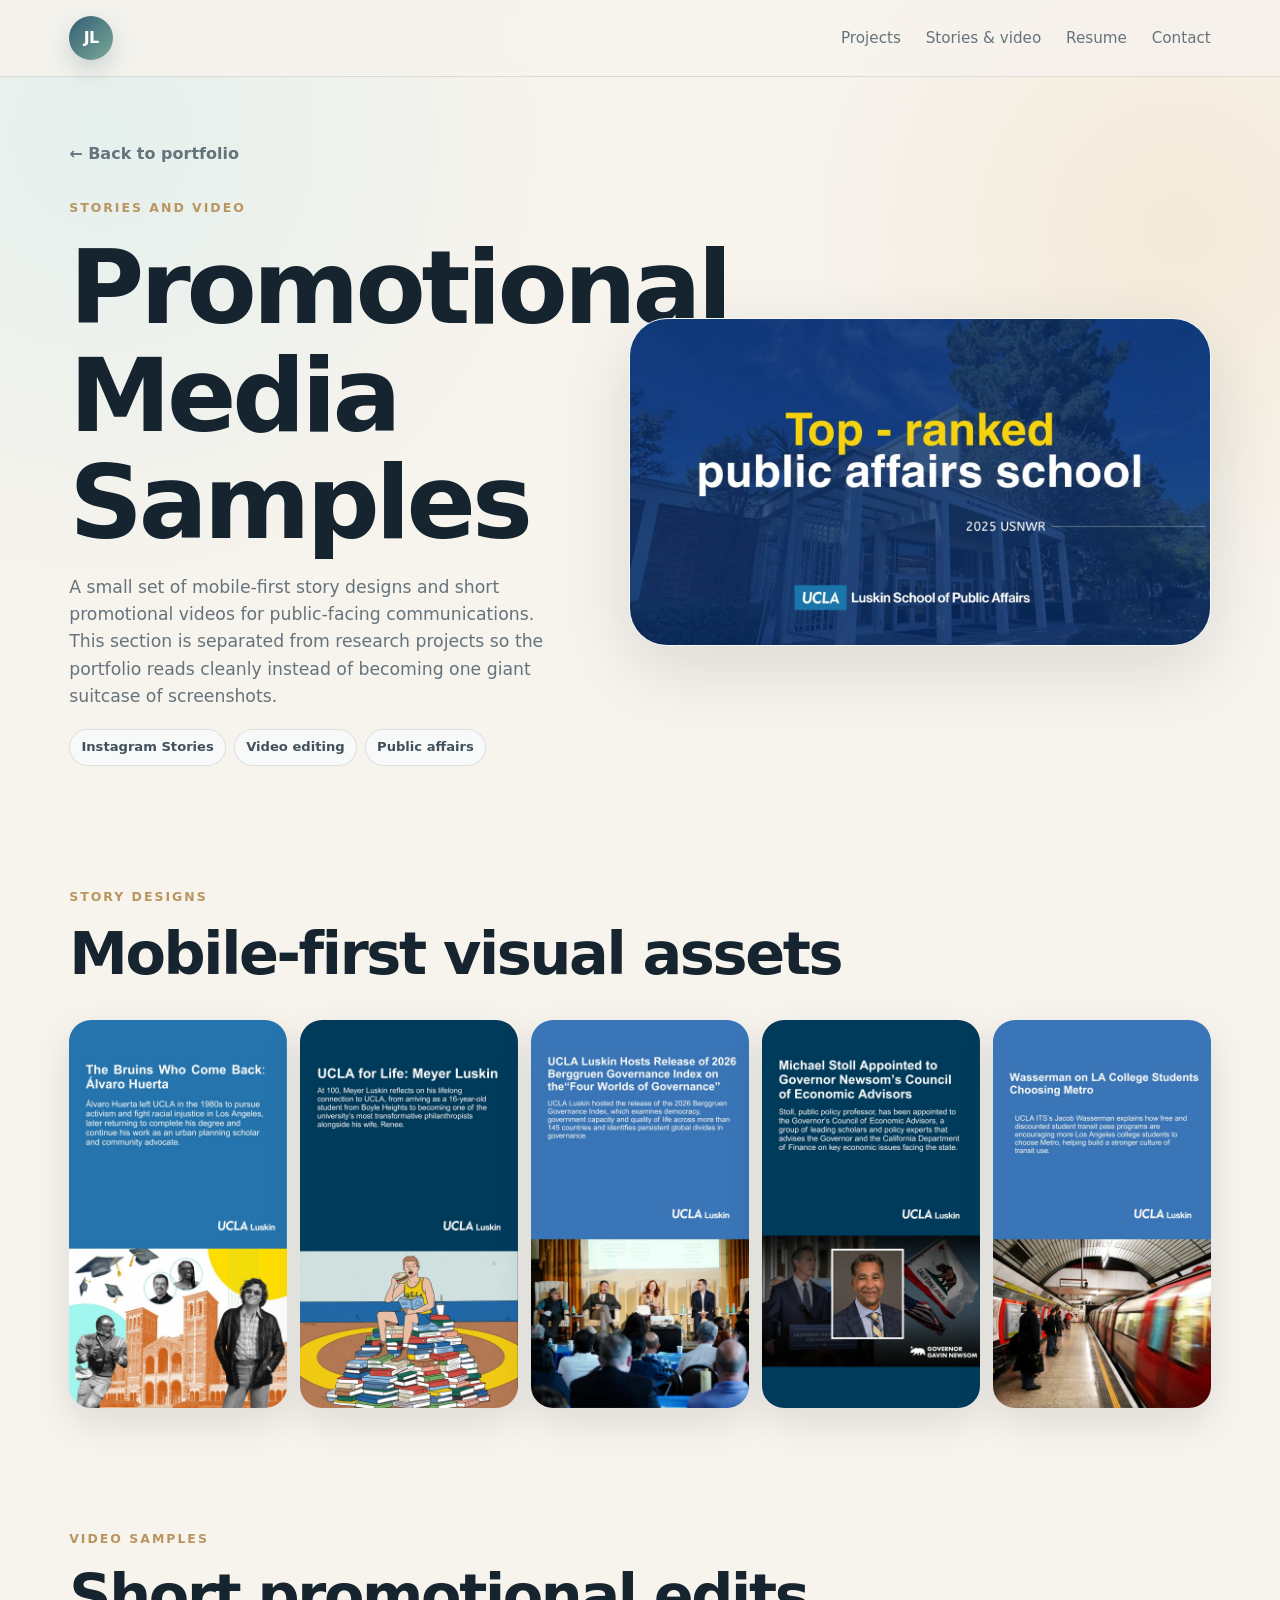
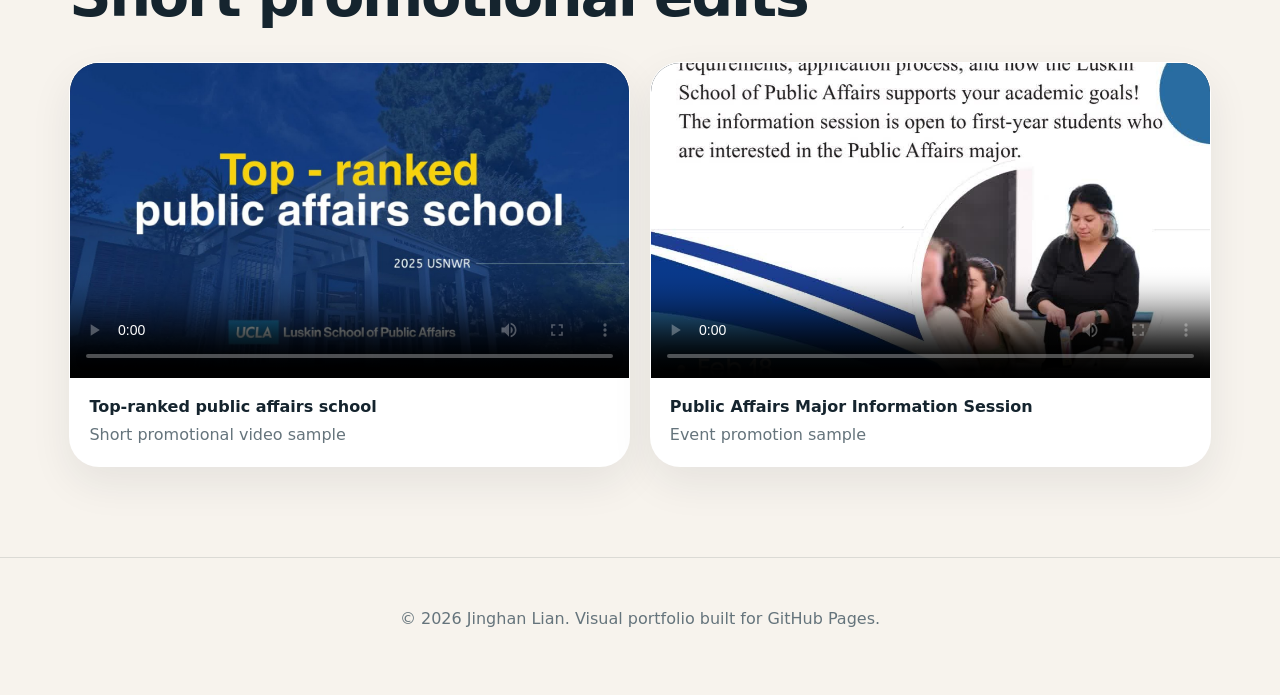
<file: projects/media-samples.html>
<!doctype html>
<html lang="en">
<head>
  <meta charset="utf-8" />
  <meta name="viewport" content="width=device-width, initial-scale=1" />
  <meta name="description" content="Jinghan Lian visual portfolio" />
  <title>Promotional Media Samples | Jinghan Lian</title>
  <link rel="stylesheet" href="../style.css" />
</head>
<body>
  <header class="site-header">
  <nav class="nav" aria-label="Primary navigation">
    <a class="brand" href="../index.html#top">JL</a>
    <div class="nav-links">
      <a href="../index.html#projects">Projects</a>
      <a href="../index.html#media">Stories & video</a>
      <a href="../resume.html">Resume</a>
      <a href="mailto:jinghanlian1209@g.ucla.edu">Contact</a>
    </div>
  </nav>
</header>
  <main class="project-main">
  <section class="project-hero section-pad">
    <a class="back-link" href="../index.html#media">← Back to portfolio</a>
    <div class="project-hero-grid">
      <div>
        <p class="eyebrow">Stories and video</p>
        <h1>Promotional Media Samples</h1>
        <p class="hero-body">A small set of mobile-first story designs and short promotional videos for public-facing communications. This section is separated from research projects so the portfolio reads cleanly instead of becoming one giant suitcase of screenshots.</p>
        <ul class="tags"><li>Instagram Stories</li><li>Video editing</li><li>Public affairs</li></ul>
      </div>
      <img class="project-hero-img" src="../assets/images/top-ranked-policy-school-poster.jpg" alt="Promotional video preview" />
    </div>
  </section>
  <section class="section-pad project-gallery-section">
    <div class="section-heading narrow"><p class="eyebrow">Story designs</p><h2>Mobile-first visual assets</h2></div>
    <div class="story-strip wide"><img src="../assets/images/story-1.jpg" alt="Story sample 1"/><img src="../assets/images/story-2.jpg" alt="Story sample 2"/><img src="../assets/images/story-3.jpg" alt="Story sample 3"/><img src="../assets/images/story-4.jpg" alt="Story sample 4"/><img src="../assets/images/story-5.jpg" alt="Story sample 5"/></div>
  </section>
  <section class="section-pad project-gallery-section">
    <div class="section-heading narrow"><p class="eyebrow">Video samples</p><h2>Short promotional edits</h2></div>
    <div class="video-grid">
      <figure class="video-card"><video controls preload="metadata" poster="../assets/images/top-ranked-policy-school-poster.jpg"><source src="../assets/videos/top-ranked-policy-school.mp4" type="video/mp4" /></video><figcaption><strong>Top-ranked public affairs school</strong><span>Short promotional video sample</span></figcaption></figure>
      <figure class="video-card"><video controls preload="metadata" poster="../assets/images/public-affairs-info-session-poster.jpg"><source src="../assets/videos/public-affairs-info-session.mp4" type="video/mp4" /></video><figcaption><strong>Public Affairs Major Information Session</strong><span>Event promotion sample</span></figcaption></figure>
    </div>
  </section>
</main>
  <footer class="footer"><p>© 2026 Jinghan Lian. Visual portfolio built for GitHub Pages.</p></footer>
</body>
</html>
</file>
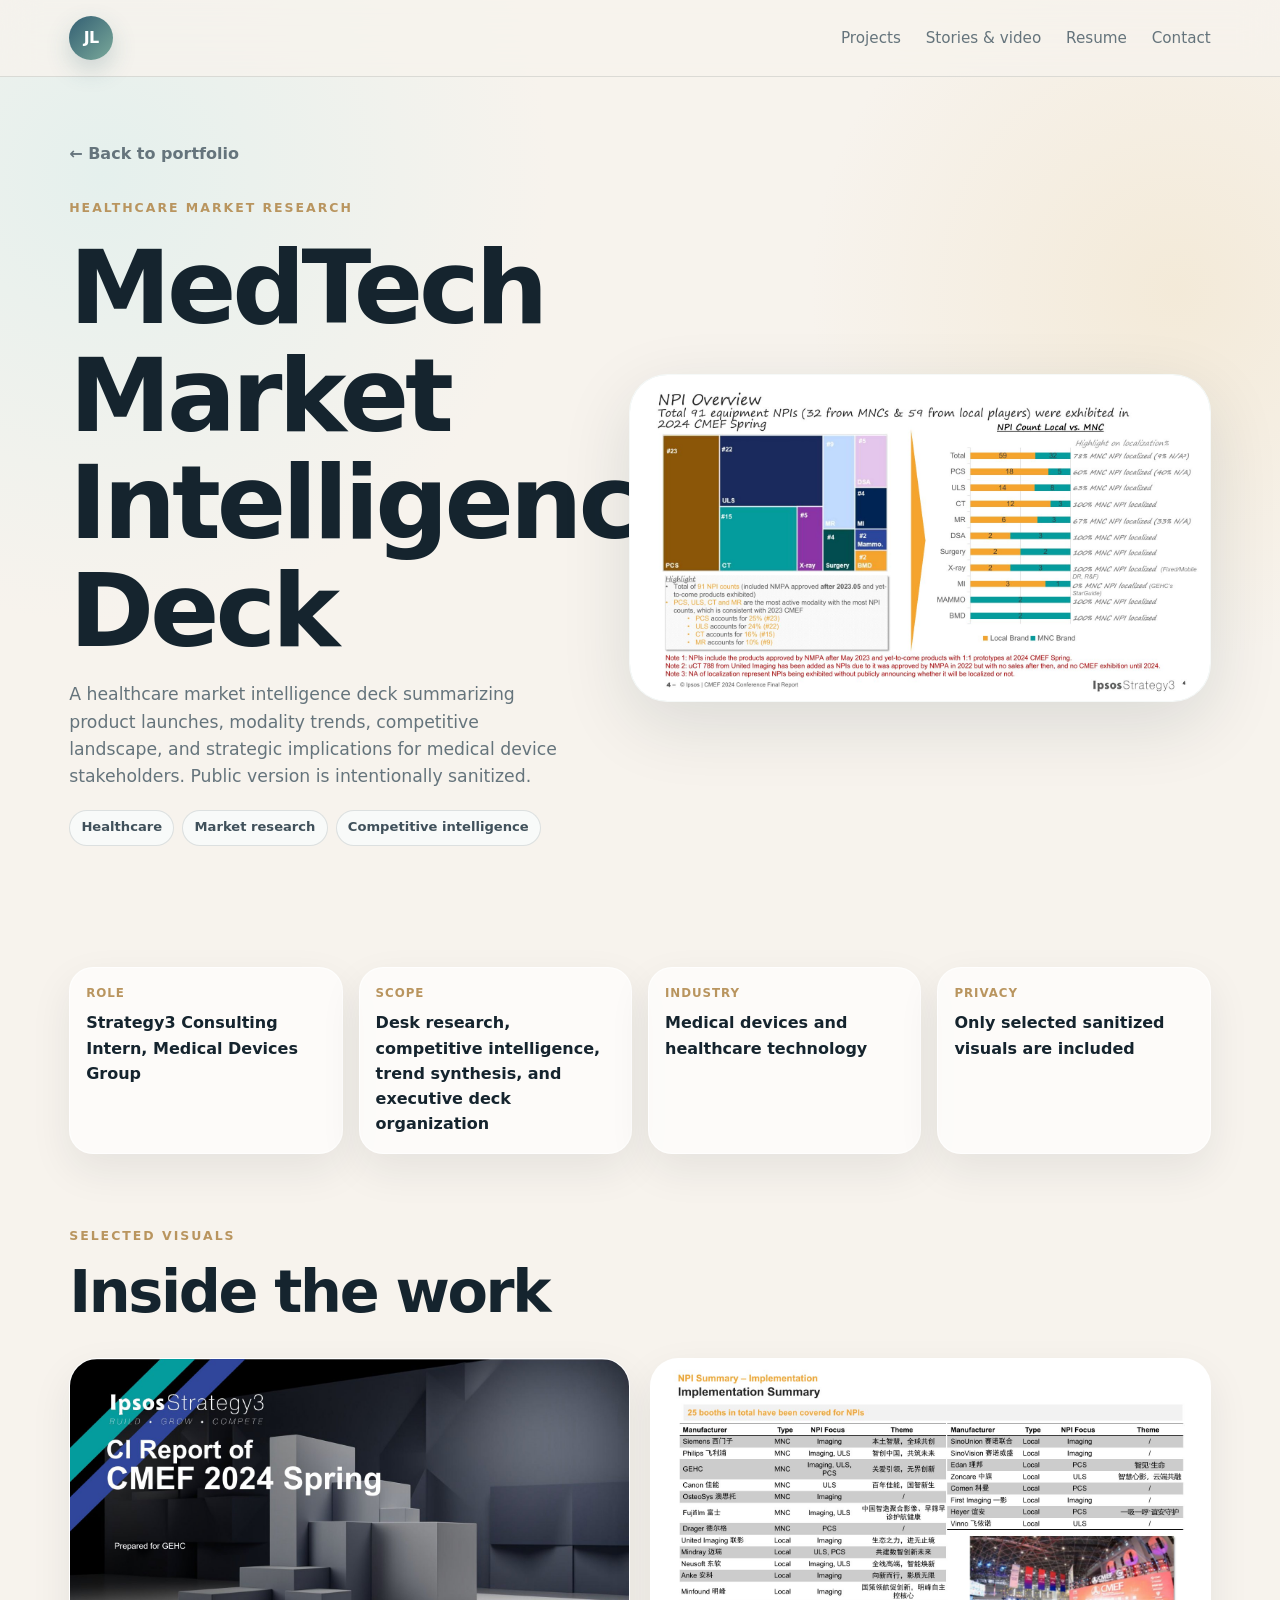
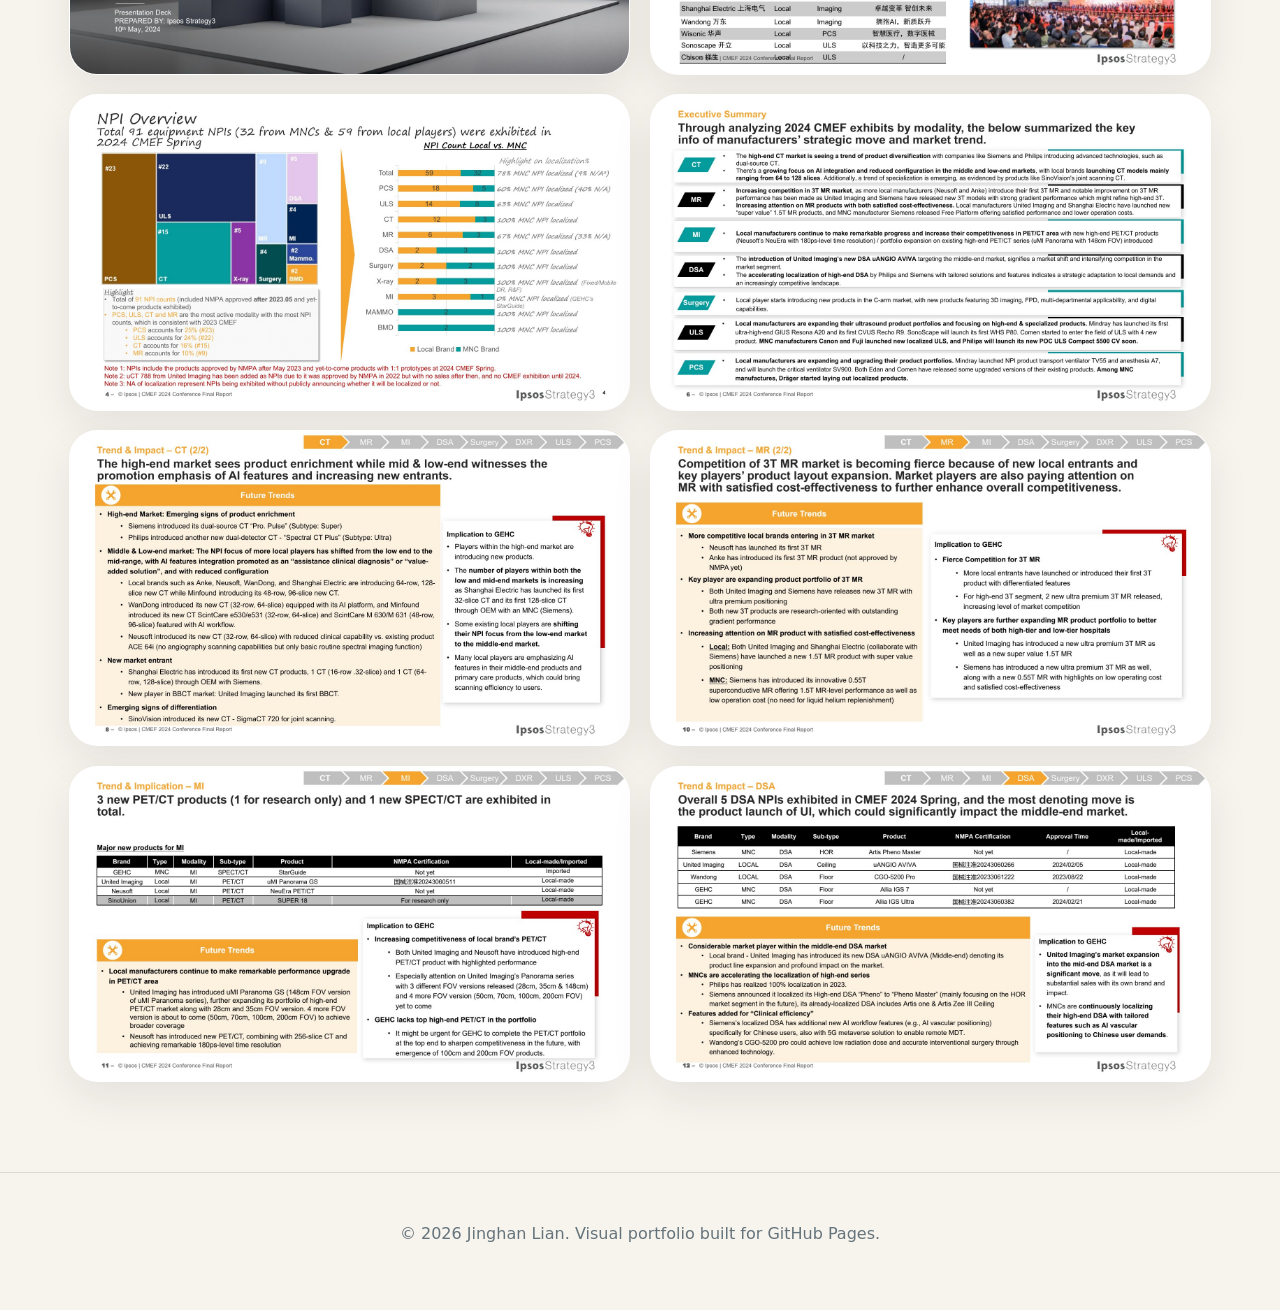
<file: projects/medtech-intelligence.html>
<!doctype html>
<html lang="en">
<head>
  <meta charset="utf-8" />
  <meta name="viewport" content="width=device-width, initial-scale=1" />
  <meta name="description" content="Jinghan Lian visual portfolio" />
  <title>MedTech Market Intelligence Deck | Jinghan Lian</title>
  <link rel="stylesheet" href="../style.css" />
</head>
<body>
  <header class="site-header">
  <nav class="nav" aria-label="Primary navigation">
    <a class="brand" href="../index.html#top">JL</a>
    <div class="nav-links">
      <a href="../index.html#projects">Projects</a>
      <a href="../index.html#media">Stories & video</a>
      <a href="../resume.html">Resume</a>
      <a href="mailto:jinghanlian1209@g.ucla.edu">Contact</a>
    </div>
  </nav>
</header>
  <main class="project-main">
      <section class="project-hero section-pad">
        <a class="back-link" href="../index.html#projects">← Back to portfolio</a>
        <div class="project-hero-grid">
          <div>
            <p class="eyebrow">Healthcare market research</p>
            <h1>MedTech Market Intelligence Deck</h1>
            <p class="hero-body">A healthcare market intelligence deck summarizing product launches, modality trends, competitive landscape, and strategic implications for medical device stakeholders. Public version is intentionally sanitized.</p>
            <ul class="tags"><li>Healthcare</li><li>Market research</li><li>Competitive intelligence</li></ul>
            <div class="hero-actions"></div>
            
          </div>
          <img class="project-hero-img" src="../assets/images/cmef-04.jpg" alt="MedTech Market Intelligence Deck visual preview" />
        </div>
      </section>
      <section class="section-pad project-details-wrap">
        <ul class="project-details"><li><strong>Role</strong><span>Strategy3 Consulting Intern, Medical Devices Group</span></li><li><strong>Scope</strong><span>Desk research, competitive intelligence, trend synthesis, and executive deck organization</span></li><li><strong>Industry</strong><span>Medical devices and healthcare technology</span></li><li><strong>Privacy</strong><span>Only selected sanitized visuals are included</span></li></ul>
      </section>
      <section class="section-pad project-gallery-section">
        <div class="section-heading narrow"><p class="eyebrow">Selected visuals</p><h2>Inside the work</h2></div>
        <div class="gallery"><img src="../assets/images/cmef-01.jpg" alt="project visual" loading="lazy" /><img src="../assets/images/cmef-03.jpg" alt="project visual" loading="lazy" /><img src="../assets/images/cmef-04.jpg" alt="project visual" loading="lazy" /><img src="../assets/images/cmef-06.jpg" alt="project visual" loading="lazy" /><img src="../assets/images/cmef-08.jpg" alt="project visual" loading="lazy" /><img src="../assets/images/cmef-10.jpg" alt="project visual" loading="lazy" /><img src="../assets/images/cmef-11.jpg" alt="project visual" loading="lazy" /><img src="../assets/images/cmef-12.jpg" alt="project visual" loading="lazy" /></div>
      </section>
    </main>
  <footer class="footer"><p>© 2026 Jinghan Lian. Visual portfolio built for GitHub Pages.</p></footer>
</body>
</html>
</file>
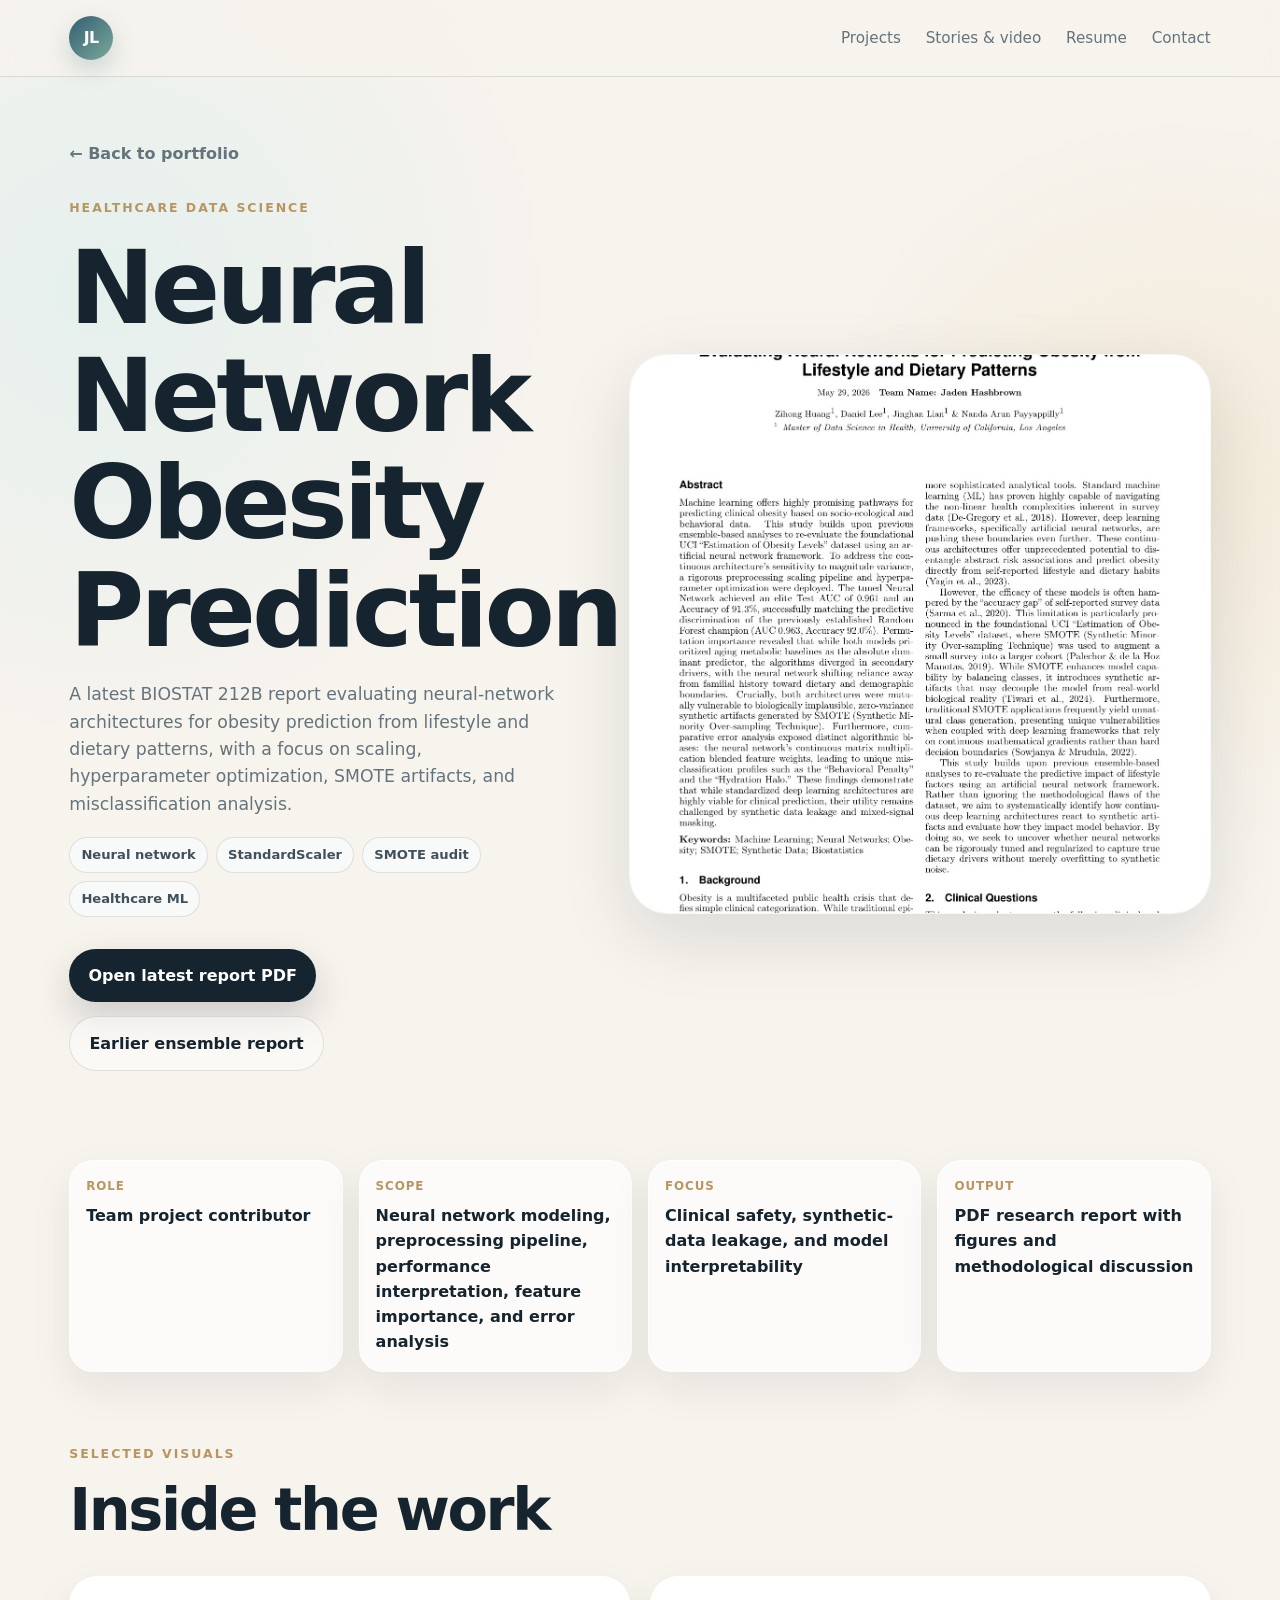
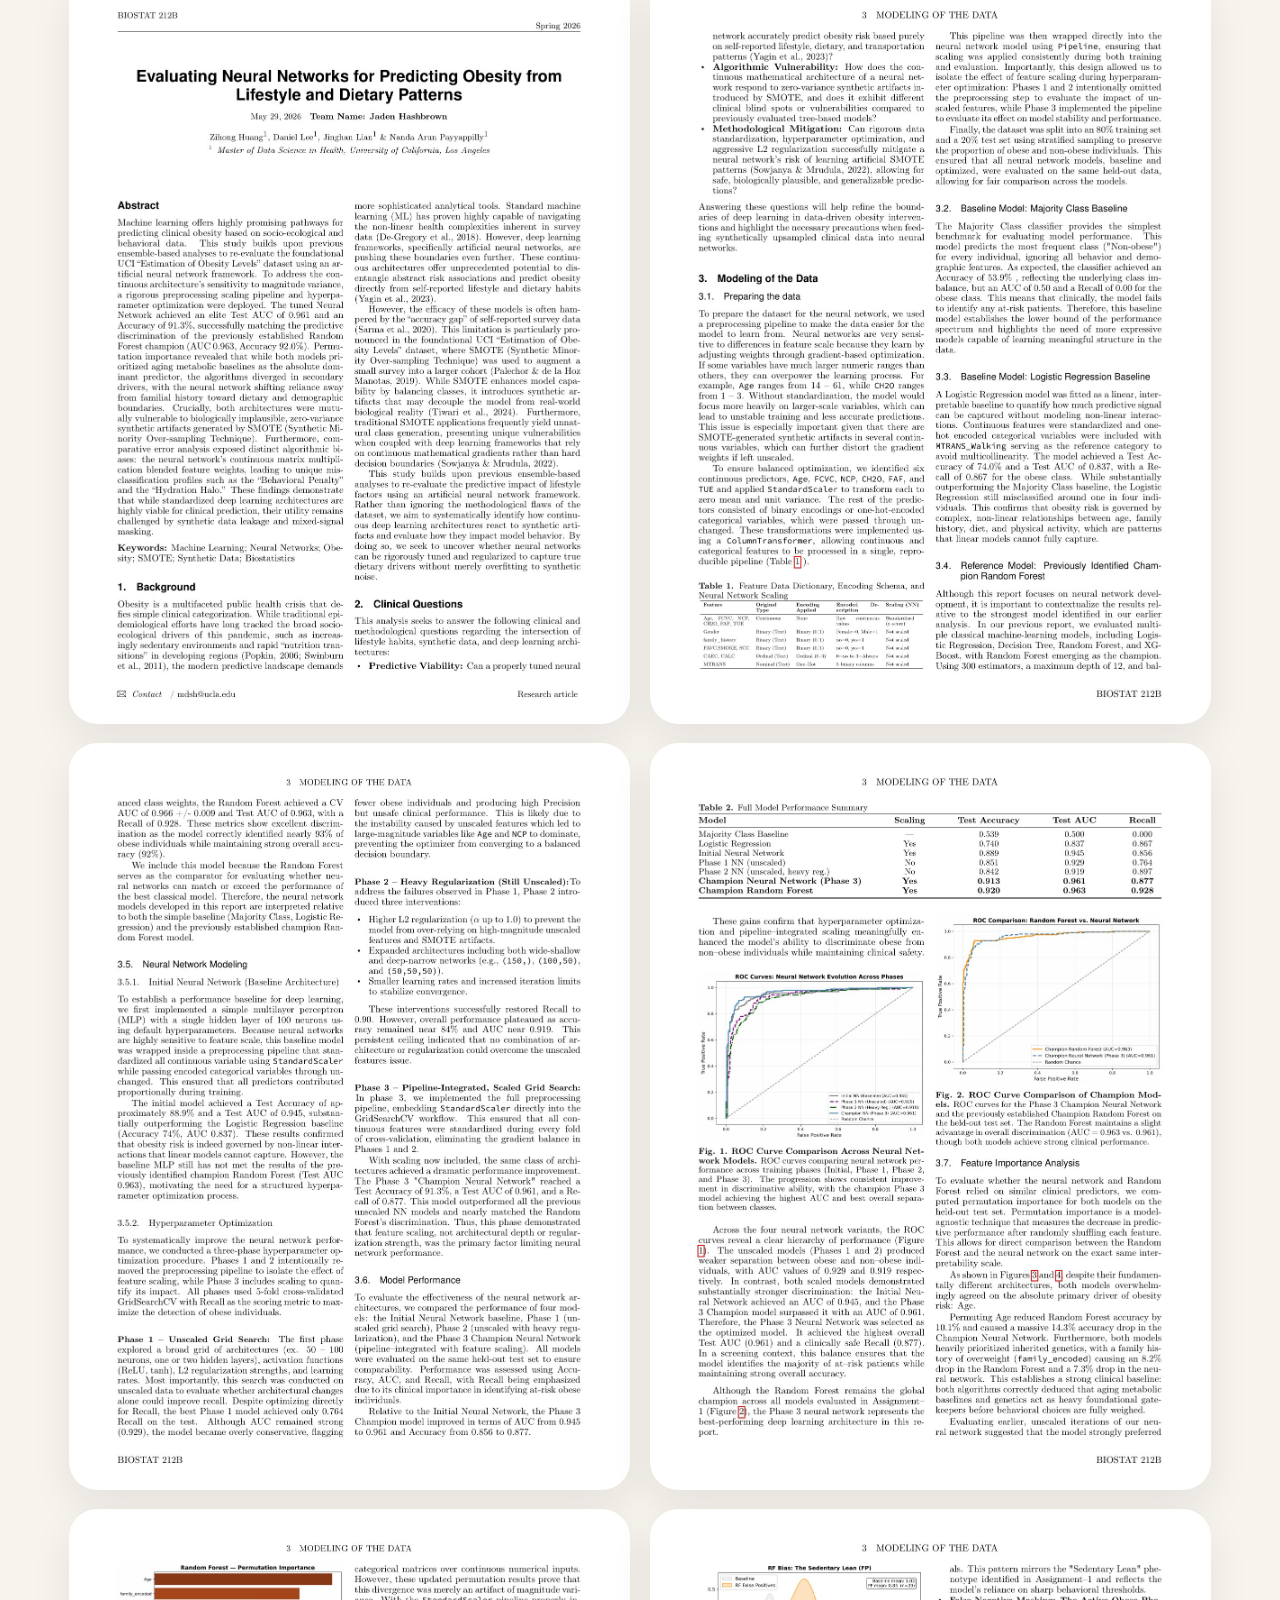
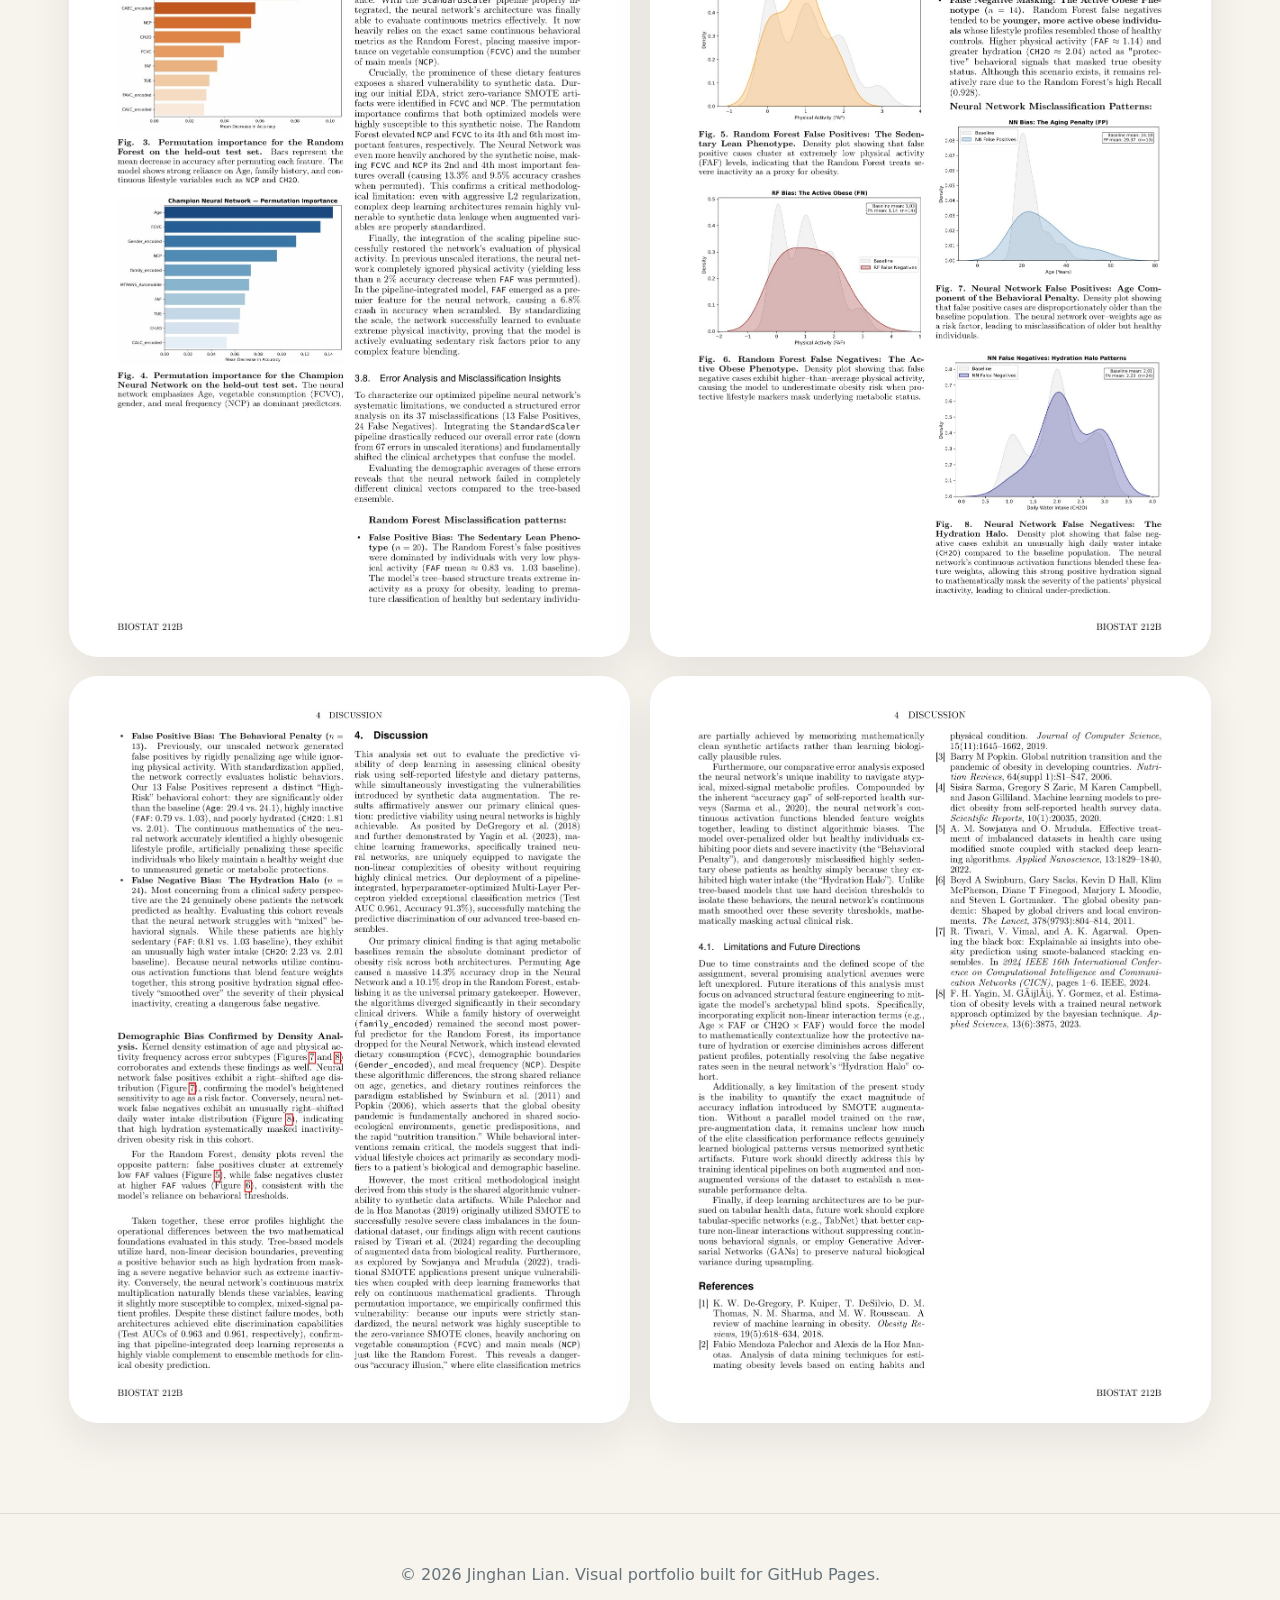
<file: projects/obesity-neural-network.html>
<!doctype html>
<html lang="en">
<head>
  <meta charset="utf-8" />
  <meta name="viewport" content="width=device-width, initial-scale=1" />
  <meta name="description" content="Jinghan Lian visual portfolio" />
  <title>Neural Network Obesity Prediction | Jinghan Lian</title>
  <link rel="stylesheet" href="../style.css" />
</head>
<body>
  <header class="site-header">
  <nav class="nav" aria-label="Primary navigation">
    <a class="brand" href="../index.html#top">JL</a>
    <div class="nav-links">
      <a href="../index.html#projects">Projects</a>
      <a href="../index.html#media">Stories & video</a>
      <a href="../resume.html">Resume</a>
      <a href="mailto:jinghanlian1209@g.ucla.edu">Contact</a>
    </div>
  </nav>
</header>
  <main class="project-main">
      <section class="project-hero section-pad">
        <a class="back-link" href="../index.html#projects">← Back to portfolio</a>
        <div class="project-hero-grid">
          <div>
            <p class="eyebrow">Healthcare data science</p>
            <h1>Neural Network Obesity Prediction</h1>
            <p class="hero-body">A latest BIOSTAT 212B report evaluating neural-network architectures for obesity prediction from lifestyle and dietary patterns, with a focus on scaling, hyperparameter optimization, SMOTE artifacts, and misclassification analysis.</p>
            <ul class="tags"><li>Neural network</li><li>StandardScaler</li><li>SMOTE audit</li><li>Healthcare ML</li></ul>
            <div class="hero-actions"><a class="button primary" href="../assets/docs/obesity-neural-network-report.pdf" target="_blank" rel="noopener">Open latest report PDF</a><a class="button ghost" href="../assets/docs/obesity-risk-prediction-report.pdf" target="_blank" rel="noopener">Earlier ensemble report</a></div>
            
          </div>
          <img class="project-hero-img" src="../assets/images/obesity-nn-1.jpg" alt="Neural Network Obesity Prediction visual preview" />
        </div>
      </section>
      <section class="section-pad project-details-wrap">
        <ul class="project-details"><li><strong>Role</strong><span>Team project contributor</span></li><li><strong>Scope</strong><span>Neural network modeling, preprocessing pipeline, performance interpretation, feature importance, and error analysis</span></li><li><strong>Focus</strong><span>Clinical safety, synthetic-data leakage, and model interpretability</span></li><li><strong>Output</strong><span>PDF research report with figures and methodological discussion</span></li></ul>
      </section>
      <section class="section-pad project-gallery-section">
        <div class="section-heading narrow"><p class="eyebrow">Selected visuals</p><h2>Inside the work</h2></div>
        <div class="gallery"><img src="../assets/images/obesity-nn-1.jpg" alt="project visual" loading="lazy" /><img src="../assets/images/obesity-nn-2.jpg" alt="project visual" loading="lazy" /><img src="../assets/images/obesity-nn-3.jpg" alt="project visual" loading="lazy" /><img src="../assets/images/obesity-nn-4.jpg" alt="project visual" loading="lazy" /><img src="../assets/images/obesity-nn-5.jpg" alt="project visual" loading="lazy" /><img src="../assets/images/obesity-nn-6.jpg" alt="project visual" loading="lazy" /><img src="../assets/images/obesity-nn-7.jpg" alt="project visual" loading="lazy" /><img src="../assets/images/obesity-nn-8.jpg" alt="project visual" loading="lazy" /></div>
      </section>
    </main>
  <footer class="footer"><p>© 2026 Jinghan Lian. Visual portfolio built for GitHub Pages.</p></footer>
</body>
</html>
</file>
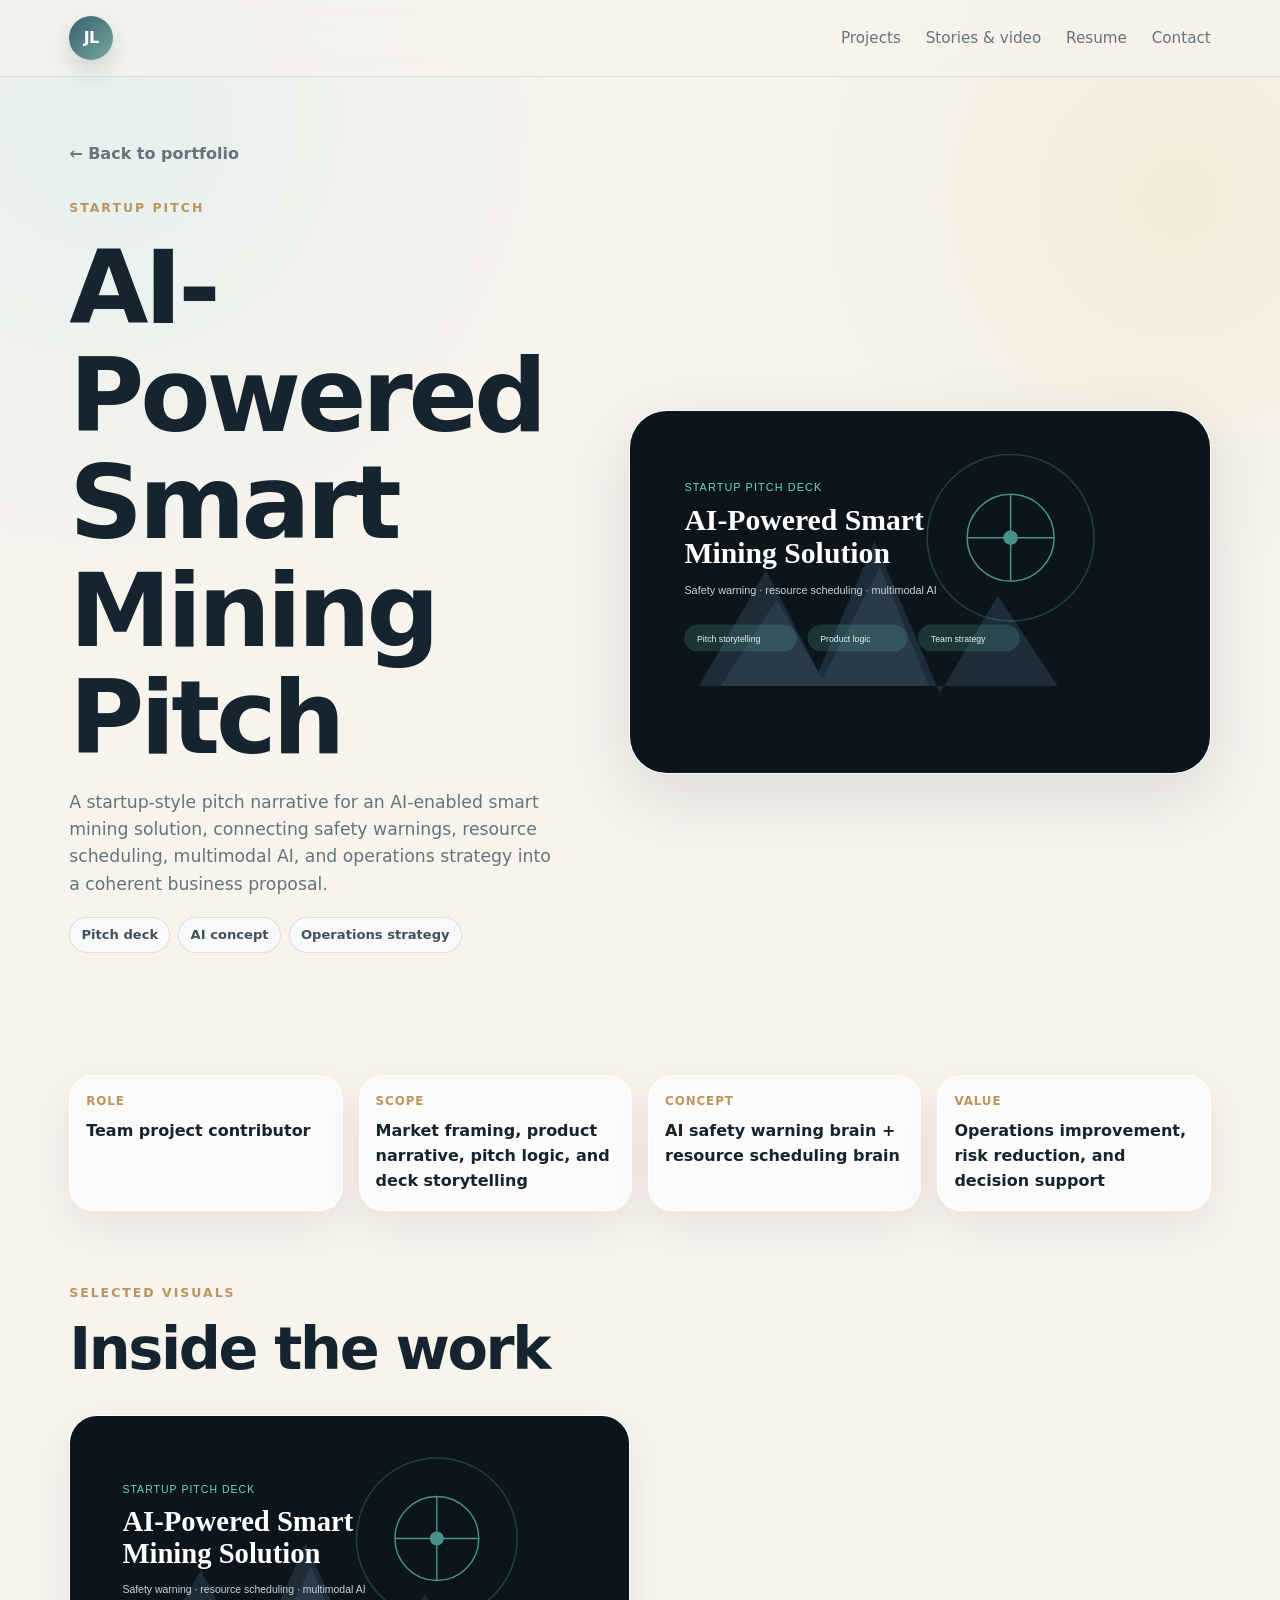
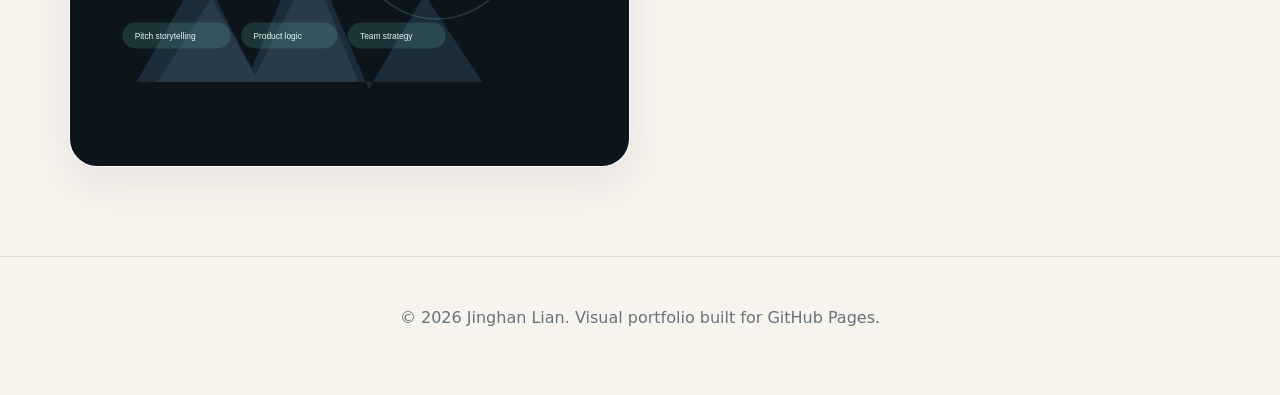
<file: projects/smart-mining.html>
<!doctype html>
<html lang="en">
<head>
  <meta charset="utf-8" />
  <meta name="viewport" content="width=device-width, initial-scale=1" />
  <meta name="description" content="Jinghan Lian visual portfolio" />
  <title>AI-Powered Smart Mining Pitch | Jinghan Lian</title>
  <link rel="stylesheet" href="../style.css" />
</head>
<body>
  <header class="site-header">
  <nav class="nav" aria-label="Primary navigation">
    <a class="brand" href="../index.html#top">JL</a>
    <div class="nav-links">
      <a href="../index.html#projects">Projects</a>
      <a href="../index.html#media">Stories & video</a>
      <a href="../resume.html">Resume</a>
      <a href="mailto:jinghanlian1209@g.ucla.edu">Contact</a>
    </div>
  </nav>
</header>
  <main class="project-main">
      <section class="project-hero section-pad">
        <a class="back-link" href="../index.html#projects">← Back to portfolio</a>
        <div class="project-hero-grid">
          <div>
            <p class="eyebrow">Startup pitch</p>
            <h1>AI-Powered Smart Mining Pitch</h1>
            <p class="hero-body">A startup-style pitch narrative for an AI-enabled smart mining solution, connecting safety warnings, resource scheduling, multimodal AI, and operations strategy into a coherent business proposal.</p>
            <ul class="tags"><li>Pitch deck</li><li>AI concept</li><li>Operations strategy</li></ul>
            <div class="hero-actions"></div>
            
          </div>
          <img class="project-hero-img" src="../assets/images/smart-mining-pitch.svg" alt="AI-Powered Smart Mining Pitch visual preview" />
        </div>
      </section>
      <section class="section-pad project-details-wrap">
        <ul class="project-details"><li><strong>Role</strong><span>Team project contributor</span></li><li><strong>Scope</strong><span>Market framing, product narrative, pitch logic, and deck storytelling</span></li><li><strong>Concept</strong><span>AI safety warning brain + resource scheduling brain</span></li><li><strong>Value</strong><span>Operations improvement, risk reduction, and decision support</span></li></ul>
      </section>
      <section class="section-pad project-gallery-section">
        <div class="section-heading narrow"><p class="eyebrow">Selected visuals</p><h2>Inside the work</h2></div>
        <div class="gallery"><img src="../assets/images/smart-mining-pitch.svg" alt="project visual" loading="lazy" /></div>
      </section>
    </main>
  <footer class="footer"><p>© 2026 Jinghan Lian. Visual portfolio built for GitHub Pages.</p></footer>
</body>
</html>
</file>
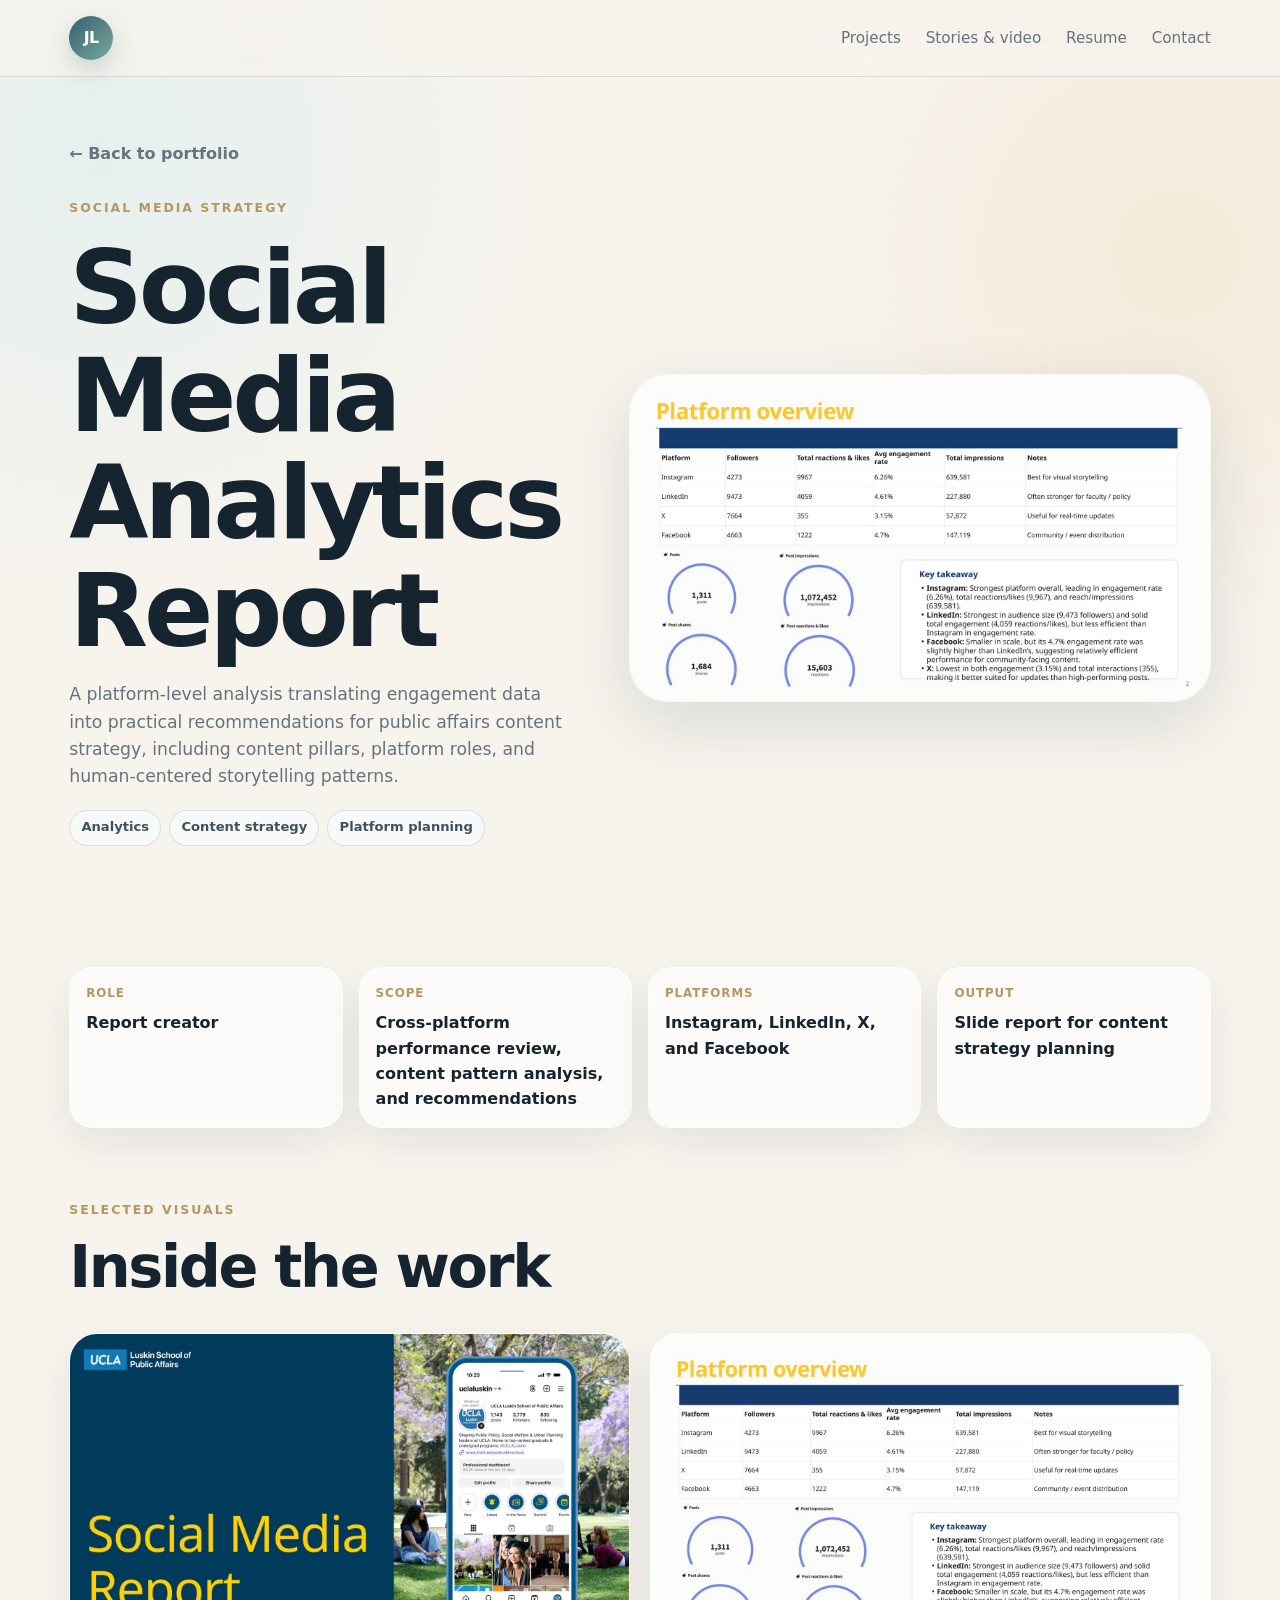
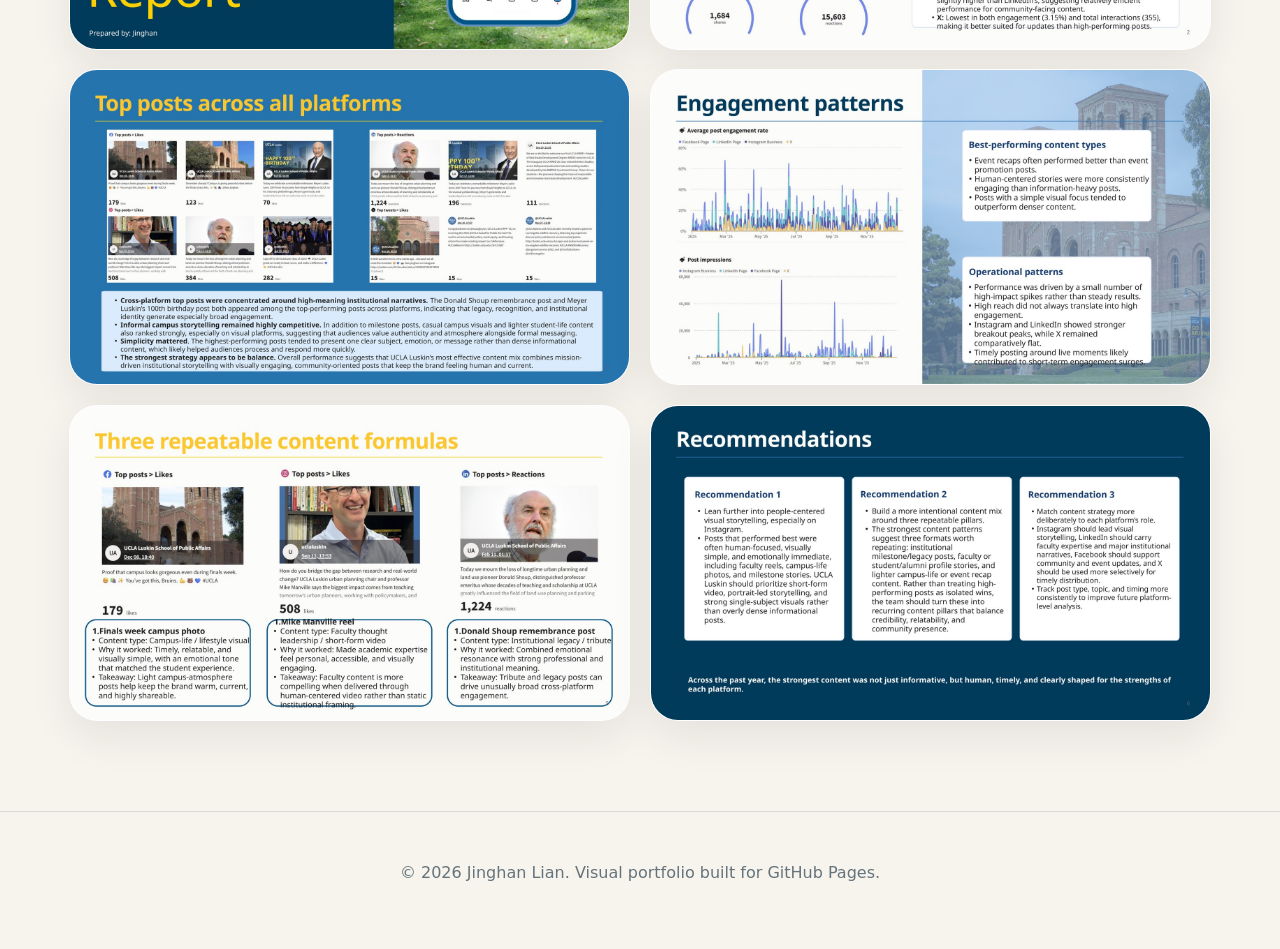
<file: projects/social-media.html>
<!doctype html>
<html lang="en">
<head>
  <meta charset="utf-8" />
  <meta name="viewport" content="width=device-width, initial-scale=1" />
  <meta name="description" content="Jinghan Lian visual portfolio" />
  <title>Social Media Analytics Report | Jinghan Lian</title>
  <link rel="stylesheet" href="../style.css" />
</head>
<body>
  <header class="site-header">
  <nav class="nav" aria-label="Primary navigation">
    <a class="brand" href="../index.html#top">JL</a>
    <div class="nav-links">
      <a href="../index.html#projects">Projects</a>
      <a href="../index.html#media">Stories & video</a>
      <a href="../resume.html">Resume</a>
      <a href="mailto:jinghanlian1209@g.ucla.edu">Contact</a>
    </div>
  </nav>
</header>
  <main class="project-main">
      <section class="project-hero section-pad">
        <a class="back-link" href="../index.html#projects">← Back to portfolio</a>
        <div class="project-hero-grid">
          <div>
            <p class="eyebrow">Social media strategy</p>
            <h1>Social Media Analytics Report</h1>
            <p class="hero-body">A platform-level analysis translating engagement data into practical recommendations for public affairs content strategy, including content pillars, platform roles, and human-centered storytelling patterns.</p>
            <ul class="tags"><li>Analytics</li><li>Content strategy</li><li>Platform planning</li></ul>
            <div class="hero-actions"></div>
            
          </div>
          <img class="project-hero-img" src="../assets/images/social-report-2.jpg" alt="Social Media Analytics Report visual preview" />
        </div>
      </section>
      <section class="section-pad project-details-wrap">
        <ul class="project-details"><li><strong>Role</strong><span>Report creator</span></li><li><strong>Scope</strong><span>Cross-platform performance review, content pattern analysis, and recommendations</span></li><li><strong>Platforms</strong><span>Instagram, LinkedIn, X, and Facebook</span></li><li><strong>Output</strong><span>Slide report for content strategy planning</span></li></ul>
      </section>
      <section class="section-pad project-gallery-section">
        <div class="section-heading narrow"><p class="eyebrow">Selected visuals</p><h2>Inside the work</h2></div>
        <div class="gallery"><img src="../assets/images/social-report-1.jpg" alt="project visual" loading="lazy" /><img src="../assets/images/social-report-2.jpg" alt="project visual" loading="lazy" /><img src="../assets/images/social-report-3.jpg" alt="project visual" loading="lazy" /><img src="../assets/images/social-report-4.jpg" alt="project visual" loading="lazy" /><img src="../assets/images/social-report-5.jpg" alt="project visual" loading="lazy" /><img src="../assets/images/social-report-6.jpg" alt="project visual" loading="lazy" /></div>
      </section>
    </main>
  <footer class="footer"><p>© 2026 Jinghan Lian. Visual portfolio built for GitHub Pages.</p></footer>
</body>
</html>
</file>
<file: style.css>
:root {
  --ink: #15242e;
  --muted: #65747c;
  --paper: #f7f3ed;
  --card: #ffffff;
  --line: rgba(21, 36, 46, 0.12);
  --blue: #335f73;
  --green: #7aa99a;
  --gold: #b9955f;
  --shadow: 0 22px 70px rgba(20, 38, 48, 0.12);
  --soft-shadow: 0 16px 42px rgba(20, 38, 48, 0.08);
  --radius: 30px;
}
* { box-sizing: border-box; }
html { scroll-behavior: smooth; }
body {
  margin: 0;
  color: var(--ink);
  background: radial-gradient(circle at 8% 6%, #e5f0ed 0, transparent 28rem), radial-gradient(circle at 92% 10%, rgba(236,215,173,.32) 0, transparent 23rem), var(--paper);
  font-family: Inter, ui-sans-serif, system-ui, -apple-system, BlinkMacSystemFont, "Segoe UI", sans-serif;
  line-height: 1.58;
}
a { color: inherit; text-decoration: none; }
img, video { display: block; max-width: 100%; }
.site-header { position: sticky; top: 0; z-index: 10; backdrop-filter: blur(18px); background: rgba(247, 243, 237, .80); border-bottom: 1px solid var(--line); }
.nav { max-width: 1180px; margin: auto; padding: 1rem 1.2rem; display: flex; align-items: center; justify-content: space-between; gap: 1rem; }
.brand { width: 44px; height: 44px; border-radius: 50%; display: grid; place-items: center; color: #fff; font-weight: 850; background: linear-gradient(135deg, var(--blue), var(--green)); box-shadow: 0 10px 24px rgba(51,95,115,.22); letter-spacing: -.04em; }
.nav-links { display: flex; gap: clamp(.8rem, 2vw, 1.55rem); font-size: .95rem; color: var(--muted); align-items: center; }
.nav-links a { transition: color .18s ease; }
.nav-links a:hover { color: var(--ink); }
.section-pad { max-width: 1180px; margin: auto; padding: clamp(4rem, 7vw, 7rem) 1.2rem; }
.hero { min-height: 82vh; display: grid; grid-template-columns: minmax(0, 1.02fr) minmax(320px, .98fr); align-items: center; gap: clamp(2rem, 6vw, 5rem); }
.eyebrow { margin: 0 0 1rem; color: var(--gold); text-transform: uppercase; letter-spacing: .16em; font-size: .78rem; font-weight: 850; }
h1, h2, h3 { margin: 0; line-height: 1.05; letter-spacing: -.04em; }
h1 { font-size: clamp(4.2rem, 11vw, 8.8rem); }
h2 { font-size: clamp(2rem, 4.6vw, 4rem); }
h3 { font-size: 1.45rem; }
.hero-subtitle { font-size: clamp(1.32rem, 2.7vw, 1.95rem); line-height: 1.25; max-width: 780px; margin: 1.35rem 0 1rem; color: #243947; }
.hero-body, .intro-copy p, .contact p, .project-note { font-size: 1.08rem; color: var(--muted); max-width: 720px; }
.hero-actions { display: flex; flex-wrap: wrap; gap: .9rem; margin-top: 2rem; }
.button { display: inline-flex; align-items: center; justify-content: center; min-height: 48px; padding: .85rem 1.2rem; border-radius: 999px; font-weight: 850; transition: transform .18s ease, box-shadow .18s ease, background .18s ease; }
.button:hover { transform: translateY(-2px); }
.button.primary { background: var(--ink); color: #fff; box-shadow: 0 16px 36px rgba(21, 36, 46, .18); }
.button.ghost { border: 1px solid var(--line); background: rgba(255,255,255,.48); }
.hero-card { position: relative; min-height: 520px; border-radius: 44px; padding: 0; overflow: hidden; background: linear-gradient(145deg, rgba(255,255,255,.76), rgba(235,244,240,.88)); box-shadow: var(--shadow); border: 1px solid rgba(255,255,255,.75); }
.hero-visual img { width: 100%; height: 100%; min-height: 520px; object-fit: cover; }
.intro-grid { display: grid; grid-template-columns: .75fr 1.25fr; gap: 3rem; border-top: 1px solid var(--line); }
.muted { color: var(--muted); }
.section-heading { max-width: 920px; margin-bottom: 2.2rem; }
.section-heading.narrow { max-width: 820px; }
.work-grid { display: grid; grid-template-columns: repeat(2, minmax(0, 1fr)); gap: 1.2rem; align-items: stretch; }
.project-card { background: var(--card); border: 1px solid rgba(255,255,255,.78); border-radius: var(--radius); overflow: hidden; box-shadow: var(--soft-shadow); display: grid; transition: transform .18s ease, box-shadow .18s ease, border-color .18s ease; }
.project-card:hover { transform: translateY(-4px); box-shadow: 0 22px 58px rgba(20,38,48,.13); border-color: rgba(185,149,95,.32); }
.project-card.large { grid-column: 1 / -1; grid-template-columns: 1.05fr .95fr; align-items: center; }
.project-card img { width: 100%; height: 310px; object-fit: cover; background: #dce8e5; }
.project-card.large img { height: 520px; }
.project-content { padding: 1.35rem; display: flex; flex-direction: column; align-items: flex-start; justify-content: flex-start; }
.project-card.large .project-content { padding: clamp(1.5rem, 4vw, 3rem); }
.project-type { color: var(--gold); font-weight: 850; letter-spacing: .08em; text-transform: uppercase; font-size: .74rem; margin: 0 0 .7rem; }
.project-content p:not(.project-type) { color: var(--muted); margin: .85rem 0 0; }
.tags { list-style: none; padding: 0; margin: 1.2rem 0 0; display: flex; flex-wrap: wrap; gap: .5rem; }
.tags li { border: 1px solid var(--line); color: #40515b; background: #f8faf9; padding: .42rem .7rem; border-radius: 999px; font-size: .82rem; font-weight: 760; }
.media-section { border-top: 1px solid var(--line); }
.media-link-card { display: grid; grid-template-columns: 1.35fr .65fr; gap: 1.2rem; align-items: stretch; background: rgba(255,255,255,.68); border: 1px solid rgba(255,255,255,.75); border-radius: 34px; box-shadow: var(--soft-shadow); padding: 1rem; transition: transform .18s ease, box-shadow .18s ease; }
.media-link-card:hover { transform: translateY(-3px); box-shadow: 0 22px 58px rgba(20,38,48,.13); }
.media-caption { padding: 1.2rem; align-self: center; }
.media-caption p:not(.project-type) { color: var(--muted); }
.story-strip { display: grid; grid-template-columns: repeat(5, minmax(0, 1fr)); gap: .8rem; align-items: start; }
.story-strip img { border-radius: 22px; box-shadow: 0 14px 38px rgba(20,38,48,.11); aspect-ratio: 9 / 16; object-fit: cover; background: #dce8e5; }
.story-strip.wide { grid-template-columns: repeat(5, minmax(140px, 1fr)); }
.video-grid { margin-top: 1.2rem; display: grid; grid-template-columns: repeat(2, minmax(0, 1fr)); gap: 1.2rem; }
.video-card { margin: 0; background: #fff; border-radius: var(--radius); overflow: hidden; box-shadow: var(--soft-shadow); border: 1px solid rgba(255,255,255,.75); }
.video-card video { width: 100%; background: #0f1c25; aspect-ratio: 16 / 9; object-fit: contain; }
.video-card figcaption { padding: 1rem 1.2rem 1.2rem; display: grid; gap: .2rem; }
.video-card figcaption span { color: var(--muted); }
.contact { text-align: center; border-top: 1px solid var(--line); }
.contact p { margin-left: auto; margin-right: auto; }
.footer { text-align: center; color: var(--muted); padding: 2rem 1rem 3rem; border-top: 1px solid var(--line); }
/* Project pages */
.project-main h1 { font-size: clamp(3.2rem, 8vw, 6.4rem); max-width: 840px; }
.back-link { display: inline-flex; margin-bottom: 2rem; color: var(--muted); font-weight: 800; }
.back-link:hover { color: var(--ink); }
.project-hero { padding-top: clamp(3rem, 5vw, 5rem); }
.project-hero-grid { display: grid; grid-template-columns: minmax(0, .92fr) minmax(320px, 1.08fr); gap: clamp(2rem, 5vw, 4rem); align-items: center; }
.project-hero-img { width: 100%; border-radius: 38px; box-shadow: var(--shadow); background: #dce8e5; border: 1px solid rgba(255,255,255,.75); max-height: 560px; object-fit: cover; }
.project-note { margin-top: 1.2rem; padding: 1rem 1.1rem; border: 1px solid var(--line); border-radius: 20px; background: rgba(255,255,255,.56); }
.project-details-wrap { padding-top: 0; padding-bottom: 2.5rem; }
.project-details { list-style: none; margin: 0; padding: 0; display: grid; grid-template-columns: repeat(4, minmax(0, 1fr)); gap: 1rem; }
.project-details li { background: rgba(255,255,255,.68); border: 1px solid rgba(255,255,255,.75); border-radius: 24px; padding: 1rem; box-shadow: var(--soft-shadow); }
.project-details strong { display: block; color: var(--gold); letter-spacing: .08em; text-transform: uppercase; font-size: .74rem; margin-bottom: .45rem; }
.project-details span { color: var(--ink); font-weight: 680; }
.project-gallery-section { padding-top: 2rem; }
.gallery { display: grid; grid-template-columns: repeat(2, minmax(0,1fr)); gap: 1.2rem; }
.gallery img { width: 100%; border-radius: 28px; box-shadow: var(--soft-shadow); background: #fff; object-fit: cover; border: 1px solid rgba(255,255,255,.75); }
.resume-card { background: rgba(255,255,255,.72); border: 1px solid rgba(255,255,255,.75); border-radius: 34px; padding: 2rem; box-shadow: var(--shadow); align-self: stretch; display: grid; align-content: center; }
.resume-grid { padding-top: 1rem; display: grid; grid-template-columns: repeat(3, minmax(0,1fr)); gap: 1.2rem; }
.resume-grid article { background: rgba(255,255,255,.68); border: 1px solid rgba(255,255,255,.75); border-radius: 30px; padding: 1.4rem; box-shadow: var(--soft-shadow); }
.resume-grid p:not(.eyebrow) { color: var(--muted); }
.resume-grid h2 { font-size: clamp(1.6rem, 3vw, 2.6rem); }
@media (max-width: 940px) {
  .hero, .intro-grid, .project-card.large, .project-hero-grid, .media-link-card { grid-template-columns: 1fr; }
  .hero { min-height: auto; padding-top: 4.5rem; }
  .hero-card, .hero-visual img { min-height: 430px; }
  .work-grid, .video-grid, .gallery, .resume-grid { grid-template-columns: 1fr; }
  .project-details { grid-template-columns: repeat(2, minmax(0,1fr)); }
}
@media (max-width: 600px) {
  .nav { align-items: flex-start; }
  .nav-links { flex-wrap: wrap; justify-content: flex-end; gap: .75rem; font-size: .88rem; }
  .section-pad { padding-left: 1rem; padding-right: 1rem; }
  h1 { font-size: 3.8rem; }
  .project-card.large img, .project-card img { height: 270px; }
  .story-strip, .story-strip.wide { display: flex; overflow-x: auto; scroll-snap-type: x mandatory; padding-bottom: 1rem; }
  .story-strip img { min-width: 72%; scroll-snap-align: start; }
  .project-details { grid-template-columns: 1fr; }
}
.hero-photo-card {
  padding: 0;
  overflow: hidden;
  background: transparent;
}

.hero-photo {
  width: 100%;
  height: 100%;
  min-height: 520px;
  object-fit: cover;
  object-position: center;
  display: block;
  border-radius: 32px;
}
</file>
